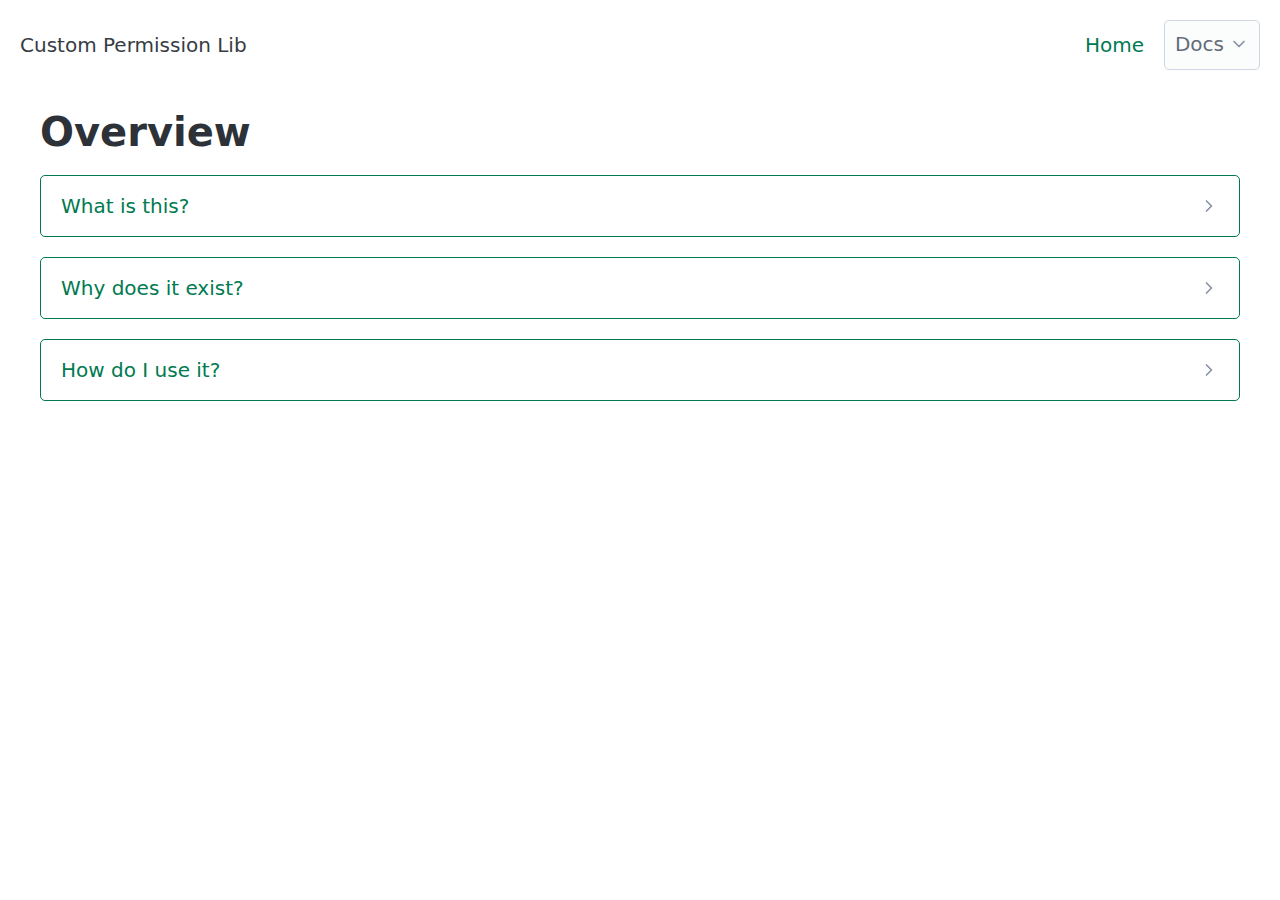
<file: docs/index.html>
<!DOCTYPE html>
<html lang="en">
<head>
	<meta charset="UTF-8">
	<meta name="viewport" content="width=device-width, initial-scale=1.0">
	<link rel="stylesheet" href="css/pico.jade.min.css" />
	<title>Home - Custom Permission Lib</title>
</head>
<body>
	<nav class="container-fluid">
		<ul>
			<li>Custom Permission Lib</li>
		</ul>
		<ul>
			<li><a href="./">Home</a></li>
			<li>
				<details class="dropdown">
					<summary>Docs</summary>
					<ul dir="rtl">
						<li><a href="getting-started.html">Getting Started</a></li>
						<li><a href="types.html">Types</a></li>
					</ul>
				</details>
			</li>
		</ul>
	</nav>
	<main class="container">
		<h1>Overview</h1>
		<details>
			<summary role="button" class="primary outline">What is this?</summary>
			<p>
				This library is intended to be used as a dependency of other Foundry modules
				in order to provide a cleaner permission setup that allows more granular
				control over the permissions on the user's end.
			</p>
		</details>

		<details>
			<summary role="button" class="primary outline">Why does it exist?</summary>
			<p>
				This exists because I wanted a way to make permissions for my modules in
				a way similar to what Foundry allows for it's default permissions, however
				Foundry doesn't allow custom permissions to be added it's handling, so
				I did what I do best... write code for it.
			</p>
		</details>

		<details>
			<summary role="button" class="primary outline">How do I use it?</summary>
			<p>
				For that, you can head over to the <a href="">Getting Started</a> and
				read about it there.
			</p>
		</details>
	</main>
</body>
</html>
</file>
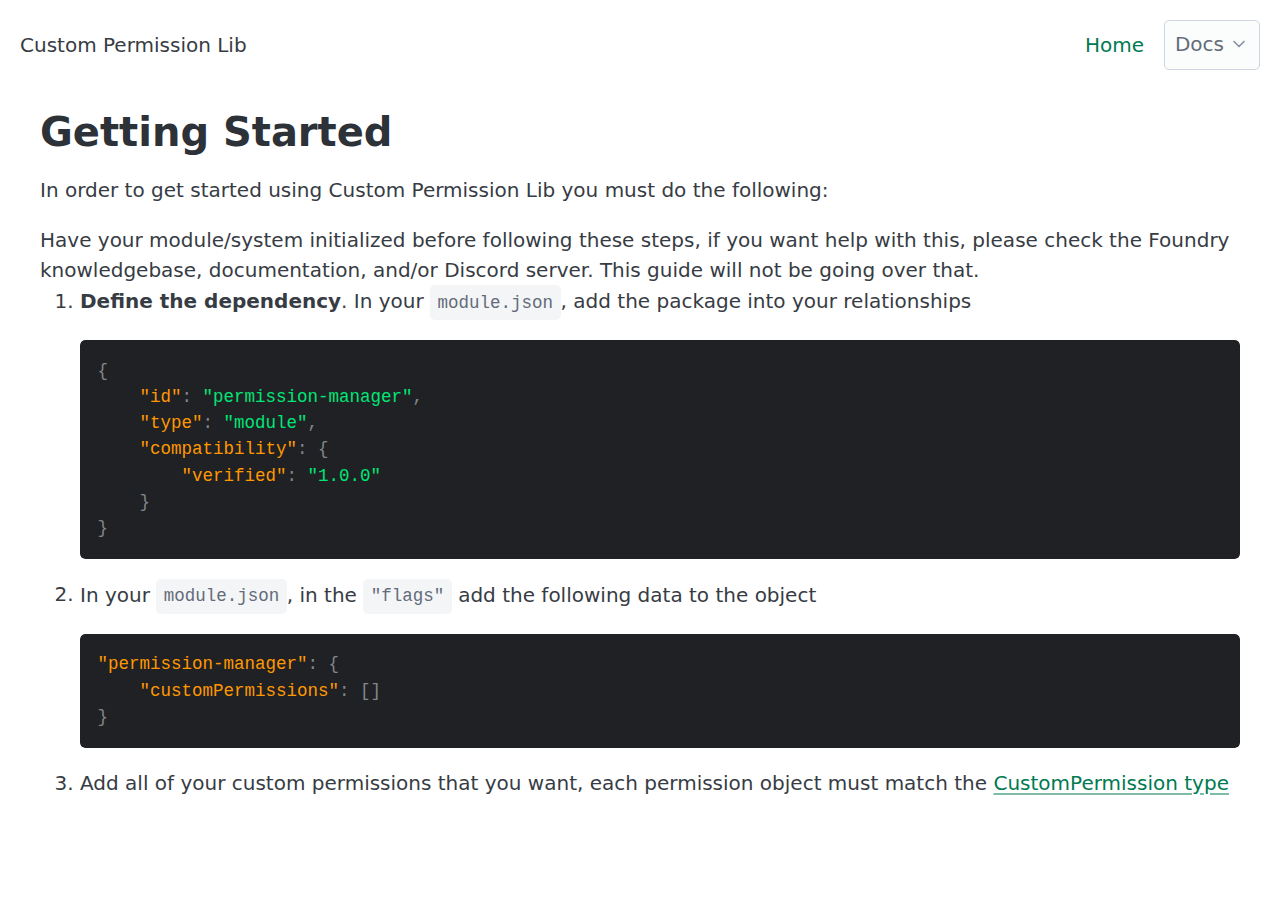
<file: docs/getting-started.html>
<!DOCTYPE html>
<html lang="en">
<head>
	<meta charset="UTF-8">
	<meta name="viewport" content="width=device-width, initial-scale=1.0">
	<link rel="stylesheet" href="css/pico.jade.min.css" />
	<link rel="stylesheet" href="css/highlight.material-vivid.min.css" />
	<script src="./js/highlight.min.js"></script>
	<script>hljs.highlightAll();</script>
	<title>Getting Started - Custom Permission Lib</title>
</head>
<body>
	<nav class="container-fluid">
		<ul>
			<li>Custom Permission Lib</li>
		</ul>
		<ul>
			<li><a href="./">Home</a></li>
			<li>
				<details class="dropdown">
					<summary>Docs</summary>
					<ul dir="rtl">
						<li><a href="getting-started.html">Getting Started</a></li>
						<li><a href="types.html">Types</a></li>
					</ul>
				</details>
			</li>
		</ul>
	</nav>
	<main class="container">
		<h1>Getting Started</h1>
		<p>
			In order to get started using Custom Permission Lib you must do the following:
		</p>
		<aside>
			Have your module/system initialized before following these steps, if you
			want help with this, please check the Foundry knowledgebase, documentation,
			and/or Discord server. This guide will not be going over that.
		</aside>
		<ol>
			<li>
				<p>
					<b>Define the dependency</b>.
					In your <code>module.json</code>, add the package into your
					relationships
				</p>
				<pre><code class="language-json">{
	"id": "permission-manager",
	"type": "module",
	"compatibility": {
		"verified": "1.0.0"
	}
}</code></pre>
			</li>
			<li>
				<p>
					In your <code>module.json</code>, in the <code>"flags"</code>
					add the following data to the object
				</p>
				<pre><code class="language-json">"permission-manager": {
	"customPermissions": []
}</code></pre>
			</li>
			<li>
				<p>
					Add all of your custom permissions that you want, each permission object
					must match the <a href="">CustomPermission type</a>
				</p>
			</li>
		</ol>
	</main>
</body>
</html>
</file>
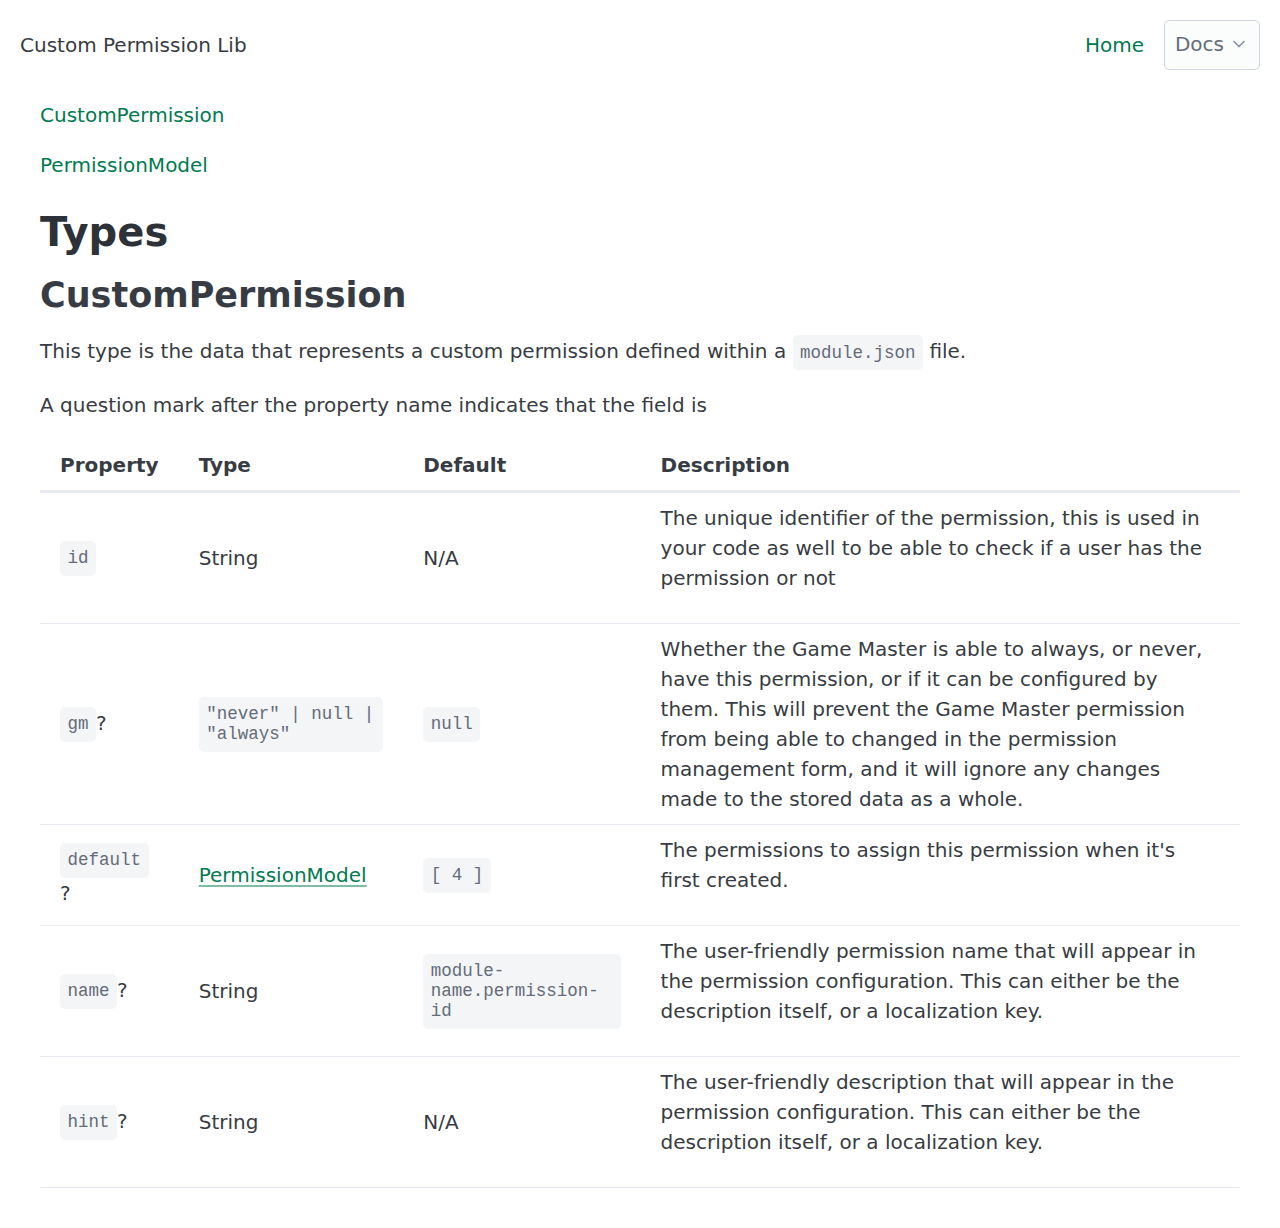
<file: docs/types.html>
<!DOCTYPE html>
<html lang="en">
<head>
	<meta charset="UTF-8">
	<meta name="viewport" content="width=device-width, initial-scale=1.0">
	<link rel="stylesheet" href="css/pico.jade.min.css" />
	<link rel="stylesheet" href="css/highlight.material-vivid.min.css" />
	<script src="./js/highlight.min.js"></script>
	<script>hljs.highlightAll();</script>
	<title>Types - Custom Permission Lib</title>
</head>
<body>
	<nav class="container-fluid">
		<ul>
			<li>Custom Permission Lib</li>
		</ul>
		<ul>
			<li><a href="./">Home</a></li>
			<li>
				<details class="dropdown">
					<summary>Docs</summary>
					<ul dir="rtl">
						<li><a href="getting-started.html">Getting Started</a></li>
						<li><a href="types.html">Types</a></li>
					</ul>
				</details>
			</li>
		</ul>
	</nav>
	<aside>
		<nav class="container">
			<ul>
				<li><a href="#CustomPermission">CustomPermission</a></li>
				<li><a href="#PermissionModel">PermissionModel</a></li>
			</ul>
		</nav>
	</aside>
	<main class="container">
		<h1>Types</h1>

		<h2>CustomPermission</h2>
		<p>
			This type is the data that represents a custom permission defined within
			a <code>module.json</code> file.
		</p>
		<p>
			A question mark after the property name indicates that the field is
		</p>
		<table>
			<thead>
				<tr>
					<td>Property</td>
					<td>Type</td>
					<td>Default</td>
					<td>Description</td>
				</tr>
			</thead>
			<tbody>
				<tr>
					<td><code>id</code></td>
					<td>String</td>
					<td>N/A</td>
					<td>
						<p>
							The unique identifier of the permission, this is used in your code
							as well to be able to check if a user has the permission or not
						</p>
					</td>
				</tr>
				<tr>
					<td><code>gm</code>?</td>
					<td><code>"never" | null | "always"</code></td>
					<td><code>null</code></td>
					<td>
						Whether the Game Master is able to always, or never, have
						this permission, or if it can be configured by them. This
						will prevent the Game Master permission from being
						able to changed in the permission management form, and it
						will ignore any changes made to the stored data as a whole.
					</td>
				</tr>
				<tr>
					<td><code>default</code>?</td>
					<td><a href="">PermissionModel</a></td>
					<td><code>[ 4 ]</code></td>
					<td>
						<p>
							The permissions to assign this permission when it's first created.
						</p>
					</td>
				</tr>
				<tr>
					<td><code>name</code>?</td>
					<td>String</td>
					<td><code>module-name.permission-id</code></td>
					<td>
						<p>
							The user-friendly permission name that will appear in the
							permission configuration. This can either be the
							description itself, or a localization key.
						</p>
					</td>
				</tr>
				<tr>
					<td><code>hint</code>?</td>
					<td>String</td>
					<td>N/A</td>
					<td>
						<p>
							The user-friendly description that will appear in the
							permission configuration. This can either be the
							description itself, or a localization key.
						</p>
					</td>
				</tr>
			</tbody>
		</table>
	</main>
</body>
</html>
</file>
<file: docs/css/pico.jade.min.css>
@charset "UTF-8";/*!
 * Pico CSS ✨ v2.0.6 (https://picocss.com)
 * Copyright 2019-2024 - Licensed under MIT
 */:root{--pico-font-family-emoji:"Apple Color Emoji","Segoe UI Emoji","Segoe UI Symbol","Noto Color Emoji";--pico-font-family-sans-serif:system-ui,"Segoe UI",Roboto,Oxygen,Ubuntu,Cantarell,Helvetica,Arial,"Helvetica Neue",sans-serif,var(--pico-font-family-emoji);--pico-font-family-monospace:ui-monospace,SFMono-Regular,"SF Mono",Menlo,Consolas,"Liberation Mono",monospace,var(--pico-font-family-emoji);--pico-font-family:var(--pico-font-family-sans-serif);--pico-line-height:1.5;--pico-font-weight:400;--pico-font-size:100%;--pico-text-underline-offset:0.1rem;--pico-border-radius:0.25rem;--pico-border-width:0.0625rem;--pico-outline-width:0.125rem;--pico-transition:0.2s ease-in-out;--pico-spacing:1rem;--pico-typography-spacing-vertical:1rem;--pico-block-spacing-vertical:var(--pico-spacing);--pico-block-spacing-horizontal:var(--pico-spacing);--pico-grid-column-gap:var(--pico-spacing);--pico-grid-row-gap:var(--pico-spacing);--pico-form-element-spacing-vertical:0.75rem;--pico-form-element-spacing-horizontal:1rem;--pico-group-box-shadow:0 0 0 rgba(0, 0, 0, 0);--pico-group-box-shadow-focus-with-button:0 0 0 var(--pico-outline-width) var(--pico-primary-focus);--pico-group-box-shadow-focus-with-input:0 0 0 0.0625rem var(--pico-form-element-border-color);--pico-modal-overlay-backdrop-filter:blur(0.375rem);--pico-nav-element-spacing-vertical:1rem;--pico-nav-element-spacing-horizontal:0.5rem;--pico-nav-link-spacing-vertical:0.5rem;--pico-nav-link-spacing-horizontal:0.5rem;--pico-nav-breadcrumb-divider:">";--pico-icon-checkbox:url("data:image/svg+xml,%3Csvg xmlns='http://www.w3.org/2000/svg' width='24' height='24' viewBox='0 0 24 24' fill='none' stroke='rgb(255, 255, 255)' stroke-width='4' stroke-linecap='round' stroke-linejoin='round'%3E%3Cpolyline points='20 6 9 17 4 12'%3E%3C/polyline%3E%3C/svg%3E");--pico-icon-minus:url("data:image/svg+xml,%3Csvg xmlns='http://www.w3.org/2000/svg' width='24' height='24' viewBox='0 0 24 24' fill='none' stroke='rgb(255, 255, 255)' stroke-width='4' stroke-linecap='round' stroke-linejoin='round'%3E%3Cline x1='5' y1='12' x2='19' y2='12'%3E%3C/line%3E%3C/svg%3E");--pico-icon-chevron:url("data:image/svg+xml,%3Csvg xmlns='http://www.w3.org/2000/svg' width='24' height='24' viewBox='0 0 24 24' fill='none' stroke='rgb(136, 145, 164)' stroke-width='2' stroke-linecap='round' stroke-linejoin='round'%3E%3Cpolyline points='6 9 12 15 18 9'%3E%3C/polyline%3E%3C/svg%3E");--pico-icon-date:url("data:image/svg+xml,%3Csvg xmlns='http://www.w3.org/2000/svg' width='24' height='24' viewBox='0 0 24 24' fill='none' stroke='rgb(136, 145, 164)' stroke-width='2' stroke-linecap='round' stroke-linejoin='round'%3E%3Crect x='3' y='4' width='18' height='18' rx='2' ry='2'%3E%3C/rect%3E%3Cline x1='16' y1='2' x2='16' y2='6'%3E%3C/line%3E%3Cline x1='8' y1='2' x2='8' y2='6'%3E%3C/line%3E%3Cline x1='3' y1='10' x2='21' y2='10'%3E%3C/line%3E%3C/svg%3E");--pico-icon-time:url("data:image/svg+xml,%3Csvg xmlns='http://www.w3.org/2000/svg' width='24' height='24' viewBox='0 0 24 24' fill='none' stroke='rgb(136, 145, 164)' stroke-width='2' stroke-linecap='round' stroke-linejoin='round'%3E%3Ccircle cx='12' cy='12' r='10'%3E%3C/circle%3E%3Cpolyline points='12 6 12 12 16 14'%3E%3C/polyline%3E%3C/svg%3E");--pico-icon-search:url("data:image/svg+xml,%3Csvg xmlns='http://www.w3.org/2000/svg' width='24' height='24' viewBox='0 0 24 24' fill='none' stroke='rgb(136, 145, 164)' stroke-width='1.5' stroke-linecap='round' stroke-linejoin='round'%3E%3Ccircle cx='11' cy='11' r='8'%3E%3C/circle%3E%3Cline x1='21' y1='21' x2='16.65' y2='16.65'%3E%3C/line%3E%3C/svg%3E");--pico-icon-close:url("data:image/svg+xml,%3Csvg xmlns='http://www.w3.org/2000/svg' width='24' height='24' viewBox='0 0 24 24' fill='none' stroke='rgb(136, 145, 164)' stroke-width='3' stroke-linecap='round' stroke-linejoin='round'%3E%3Cline x1='18' y1='6' x2='6' y2='18'%3E%3C/line%3E%3Cline x1='6' y1='6' x2='18' y2='18'%3E%3C/line%3E%3C/svg%3E");--pico-icon-loading:url("data:image/svg+xml,%3Csvg fill='none' height='24' width='24' viewBox='0 0 24 24' xmlns='http://www.w3.org/2000/svg' %3E%3Cstyle%3E g %7B animation: rotate 2s linear infinite; transform-origin: center center; %7D circle %7B stroke-dasharray: 75,100; stroke-dashoffset: -5; animation: dash 1.5s ease-in-out infinite; stroke-linecap: round; %7D @keyframes rotate %7B 0%25 %7B transform: rotate(0deg); %7D 100%25 %7B transform: rotate(360deg); %7D %7D @keyframes dash %7B 0%25 %7B stroke-dasharray: 1,100; stroke-dashoffset: 0; %7D 50%25 %7B stroke-dasharray: 44.5,100; stroke-dashoffset: -17.5; %7D 100%25 %7B stroke-dasharray: 44.5,100; stroke-dashoffset: -62; %7D %7D %3C/style%3E%3Cg%3E%3Ccircle cx='12' cy='12' r='10' fill='none' stroke='rgb(136, 145, 164)' stroke-width='4' /%3E%3C/g%3E%3C/svg%3E")}@media (min-width:576px){:root{--pico-font-size:106.25%}}@media (min-width:768px){:root{--pico-font-size:112.5%}}@media (min-width:1024px){:root{--pico-font-size:118.75%}}@media (min-width:1280px){:root{--pico-font-size:125%}}@media (min-width:1536px){:root{--pico-font-size:131.25%}}a{--pico-text-decoration:underline}a.contrast,a.secondary{--pico-text-decoration:underline}small{--pico-font-size:0.875em}h1,h2,h3,h4,h5,h6{--pico-font-weight:700}h1{--pico-font-size:2rem;--pico-line-height:1.125;--pico-typography-spacing-top:3rem}h2{--pico-font-size:1.75rem;--pico-line-height:1.15;--pico-typography-spacing-top:2.625rem}h3{--pico-font-size:1.5rem;--pico-line-height:1.175;--pico-typography-spacing-top:2.25rem}h4{--pico-font-size:1.25rem;--pico-line-height:1.2;--pico-typography-spacing-top:1.874rem}h5{--pico-font-size:1.125rem;--pico-line-height:1.225;--pico-typography-spacing-top:1.6875rem}h6{--pico-font-size:1rem;--pico-line-height:1.25;--pico-typography-spacing-top:1.5rem}tfoot td,tfoot th,thead td,thead th{--pico-font-weight:600;--pico-border-width:0.1875rem}code,kbd,pre,samp{--pico-font-family:var(--pico-font-family-monospace)}kbd{--pico-font-weight:bolder}:where(select,textarea),input:not([type=submit],[type=button],[type=reset],[type=checkbox],[type=radio],[type=file]){--pico-outline-width:0.0625rem}[type=search]{--pico-border-radius:5rem}[type=checkbox],[type=radio]{--pico-border-width:0.125rem}[type=checkbox][role=switch]{--pico-border-width:0.1875rem}details.dropdown summary:not([role=button]){--pico-outline-width:0.0625rem}nav details.dropdown summary:focus-visible{--pico-outline-width:0.125rem}[role=search]{--pico-border-radius:5rem}[role=group]:has(button.secondary:focus,[type=submit].secondary:focus,[type=button].secondary:focus,[role=button].secondary:focus),[role=search]:has(button.secondary:focus,[type=submit].secondary:focus,[type=button].secondary:focus,[role=button].secondary:focus){--pico-group-box-shadow-focus-with-button:0 0 0 var(--pico-outline-width) var(--pico-secondary-focus)}[role=group]:has(button.contrast:focus,[type=submit].contrast:focus,[type=button].contrast:focus,[role=button].contrast:focus),[role=search]:has(button.contrast:focus,[type=submit].contrast:focus,[type=button].contrast:focus,[role=button].contrast:focus){--pico-group-box-shadow-focus-with-button:0 0 0 var(--pico-outline-width) var(--pico-contrast-focus)}[role=group] [role=button],[role=group] [type=button],[role=group] [type=submit],[role=group] button,[role=search] [role=button],[role=search] [type=button],[role=search] [type=submit],[role=search] button{--pico-form-element-spacing-horizontal:2rem}details summary[role=button]:not(.outline)::after{filter:brightness(0) invert(1)}[aria-busy=true]:not(input,select,textarea):is(button,[type=submit],[type=button],[type=reset],[role=button]):not(.outline)::before{filter:brightness(0) invert(1)}:root:not([data-theme=dark]),[data-theme=light]{--pico-background-color:#fff;--pico-color:#373c44;--pico-text-selection-color:rgba(0, 166, 110, 0.25);--pico-muted-color:#646b79;--pico-muted-border-color:#e7eaf0;--pico-primary:#007a50;--pico-primary-background:#007a50;--pico-primary-border:var(--pico-primary-background);--pico-primary-underline:rgba(0, 122, 80, 0.5);--pico-primary-hover:#005f3d;--pico-primary-hover-background:#006d46;--pico-primary-hover-border:var(--pico-primary-hover-background);--pico-primary-hover-underline:var(--pico-primary-hover);--pico-primary-focus:rgba(0, 166, 110, 0.5);--pico-primary-inverse:#fff;--pico-secondary:#5d6b89;--pico-secondary-background:#525f7a;--pico-secondary-border:var(--pico-secondary-background);--pico-secondary-underline:rgba(93, 107, 137, 0.5);--pico-secondary-hover:#48536b;--pico-secondary-hover-background:#48536b;--pico-secondary-hover-border:var(--pico-secondary-hover-background);--pico-secondary-hover-underline:var(--pico-secondary-hover);--pico-secondary-focus:rgba(93, 107, 137, 0.25);--pico-secondary-inverse:#fff;--pico-contrast:#181c25;--pico-contrast-background:#181c25;--pico-contrast-border:var(--pico-contrast-background);--pico-contrast-underline:rgba(24, 28, 37, 0.5);--pico-contrast-hover:#000;--pico-contrast-hover-background:#000;--pico-contrast-hover-border:var(--pico-contrast-hover-background);--pico-contrast-hover-underline:var(--pico-secondary-hover);--pico-contrast-focus:rgba(93, 107, 137, 0.25);--pico-contrast-inverse:#fff;--pico-box-shadow:0.0145rem 0.029rem 0.174rem rgba(129, 145, 181, 0.01698),0.0335rem 0.067rem 0.402rem rgba(129, 145, 181, 0.024),0.0625rem 0.125rem 0.75rem rgba(129, 145, 181, 0.03),0.1125rem 0.225rem 1.35rem rgba(129, 145, 181, 0.036),0.2085rem 0.417rem 2.502rem rgba(129, 145, 181, 0.04302),0.5rem 1rem 6rem rgba(129, 145, 181, 0.06),0 0 0 0.0625rem rgba(129, 145, 181, 0.015);--pico-h1-color:#2d3138;--pico-h2-color:#373c44;--pico-h3-color:#424751;--pico-h4-color:#4d535e;--pico-h5-color:#5c6370;--pico-h6-color:#646b79;--pico-mark-background-color:#fde7c0;--pico-mark-color:#0f1114;--pico-ins-color:#1d6a54;--pico-del-color:#883935;--pico-blockquote-border-color:var(--pico-muted-border-color);--pico-blockquote-footer-color:var(--pico-muted-color);--pico-button-box-shadow:0 0 0 rgba(0, 0, 0, 0);--pico-button-hover-box-shadow:0 0 0 rgba(0, 0, 0, 0);--pico-table-border-color:var(--pico-muted-border-color);--pico-table-row-stripped-background-color:rgba(111, 120, 135, 0.0375);--pico-code-background-color:#f3f5f7;--pico-code-color:#646b79;--pico-code-kbd-background-color:var(--pico-color);--pico-code-kbd-color:var(--pico-background-color);--pico-form-element-background-color:#fbfcfc;--pico-form-element-selected-background-color:#dfe3eb;--pico-form-element-border-color:#cfd5e2;--pico-form-element-color:#23262c;--pico-form-element-placeholder-color:var(--pico-muted-color);--pico-form-element-active-background-color:#fff;--pico-form-element-active-border-color:var(--pico-primary-border);--pico-form-element-focus-color:var(--pico-primary-border);--pico-form-element-disabled-opacity:0.5;--pico-form-element-invalid-border-color:#b86a6b;--pico-form-element-invalid-active-border-color:#c84f48;--pico-form-element-invalid-focus-color:var(--pico-form-element-invalid-active-border-color);--pico-form-element-valid-border-color:#4c9b8a;--pico-form-element-valid-active-border-color:#279977;--pico-form-element-valid-focus-color:var(--pico-form-element-valid-active-border-color);--pico-switch-background-color:#bfc7d9;--pico-switch-checked-background-color:var(--pico-primary-background);--pico-switch-color:#fff;--pico-switch-thumb-box-shadow:0 0 0 rgba(0, 0, 0, 0);--pico-range-border-color:#dfe3eb;--pico-range-active-border-color:#bfc7d9;--pico-range-thumb-border-color:var(--pico-background-color);--pico-range-thumb-color:var(--pico-secondary-background);--pico-range-thumb-active-color:var(--pico-primary-background);--pico-accordion-border-color:var(--pico-muted-border-color);--pico-accordion-active-summary-color:var(--pico-primary-hover);--pico-accordion-close-summary-color:var(--pico-color);--pico-accordion-open-summary-color:var(--pico-muted-color);--pico-card-background-color:var(--pico-background-color);--pico-card-border-color:var(--pico-muted-border-color);--pico-card-box-shadow:var(--pico-box-shadow);--pico-card-sectioning-background-color:#fbfcfc;--pico-dropdown-background-color:#fff;--pico-dropdown-border-color:#eff1f4;--pico-dropdown-box-shadow:var(--pico-box-shadow);--pico-dropdown-color:var(--pico-color);--pico-dropdown-hover-background-color:#eff1f4;--pico-loading-spinner-opacity:0.5;--pico-modal-overlay-background-color:rgba(232, 234, 237, 0.75);--pico-progress-background-color:#dfe3eb;--pico-progress-color:var(--pico-primary-background);--pico-tooltip-background-color:var(--pico-contrast-background);--pico-tooltip-color:var(--pico-contrast-inverse);--pico-icon-valid:url("data:image/svg+xml,%3Csvg xmlns='http://www.w3.org/2000/svg' width='24' height='24' viewBox='0 0 24 24' fill='none' stroke='rgb(76, 155, 138)' stroke-width='2' stroke-linecap='round' stroke-linejoin='round'%3E%3Cpolyline points='20 6 9 17 4 12'%3E%3C/polyline%3E%3C/svg%3E");--pico-icon-invalid:url("data:image/svg+xml,%3Csvg xmlns='http://www.w3.org/2000/svg' width='24' height='24' viewBox='0 0 24 24' fill='none' stroke='rgb(200, 79, 72)' stroke-width='2' stroke-linecap='round' stroke-linejoin='round'%3E%3Ccircle cx='12' cy='12' r='10'%3E%3C/circle%3E%3Cline x1='12' y1='8' x2='12' y2='12'%3E%3C/line%3E%3Cline x1='12' y1='16' x2='12.01' y2='16'%3E%3C/line%3E%3C/svg%3E");color-scheme:light}:root:not([data-theme=dark]) input:is([type=submit],[type=button],[type=reset],[type=checkbox],[type=radio],[type=file]),[data-theme=light] input:is([type=submit],[type=button],[type=reset],[type=checkbox],[type=radio],[type=file]){--pico-form-element-focus-color:var(--pico-primary-focus)}@media only screen and (prefers-color-scheme:dark){:root:not([data-theme]){--pico-background-color:#13171f;--pico-color:#c2c7d0;--pico-text-selection-color:rgba(0, 180, 120, 0.1875);--pico-muted-color:#7b8495;--pico-muted-border-color:#202632;--pico-primary:#00b478;--pico-primary-background:#007a50;--pico-primary-border:var(--pico-primary-background);--pico-primary-underline:rgba(0, 180, 120, 0.5);--pico-primary-hover:#00cc88;--pico-primary-hover-background:#00895a;--pico-primary-hover-border:var(--pico-primary-hover-background);--pico-primary-hover-underline:var(--pico-primary-hover);--pico-primary-focus:rgba(0, 180, 120, 0.375);--pico-primary-inverse:#fff;--pico-secondary:#969eaf;--pico-secondary-background:#525f7a;--pico-secondary-border:var(--pico-secondary-background);--pico-secondary-underline:rgba(150, 158, 175, 0.5);--pico-secondary-hover:#b3b9c5;--pico-secondary-hover-background:#5d6b89;--pico-secondary-hover-border:var(--pico-secondary-hover-background);--pico-secondary-hover-underline:var(--pico-secondary-hover);--pico-secondary-focus:rgba(144, 158, 190, 0.25);--pico-secondary-inverse:#fff;--pico-contrast:#dfe3eb;--pico-contrast-background:#eff1f4;--pico-contrast-border:var(--pico-contrast-background);--pico-contrast-underline:rgba(223, 227, 235, 0.5);--pico-contrast-hover:#fff;--pico-contrast-hover-background:#fff;--pico-contrast-hover-border:var(--pico-contrast-hover-background);--pico-contrast-hover-underline:var(--pico-contrast-hover);--pico-contrast-focus:rgba(207, 213, 226, 0.25);--pico-contrast-inverse:#000;--pico-box-shadow:0.0145rem 0.029rem 0.174rem rgba(7, 9, 12, 0.01698),0.0335rem 0.067rem 0.402rem rgba(7, 9, 12, 0.024),0.0625rem 0.125rem 0.75rem rgba(7, 9, 12, 0.03),0.1125rem 0.225rem 1.35rem rgba(7, 9, 12, 0.036),0.2085rem 0.417rem 2.502rem rgba(7, 9, 12, 0.04302),0.5rem 1rem 6rem rgba(7, 9, 12, 0.06),0 0 0 0.0625rem rgba(7, 9, 12, 0.015);--pico-h1-color:#f0f1f3;--pico-h2-color:#e0e3e7;--pico-h3-color:#c2c7d0;--pico-h4-color:#b3b9c5;--pico-h5-color:#a4acba;--pico-h6-color:#8891a4;--pico-mark-background-color:#014063;--pico-mark-color:#fff;--pico-ins-color:#62af9a;--pico-del-color:#ce7e7b;--pico-blockquote-border-color:var(--pico-muted-border-color);--pico-blockquote-footer-color:var(--pico-muted-color);--pico-button-box-shadow:0 0 0 rgba(0, 0, 0, 0);--pico-button-hover-box-shadow:0 0 0 rgba(0, 0, 0, 0);--pico-table-border-color:var(--pico-muted-border-color);--pico-table-row-stripped-background-color:rgba(111, 120, 135, 0.0375);--pico-code-background-color:#1a1f28;--pico-code-color:#8891a4;--pico-code-kbd-background-color:var(--pico-color);--pico-code-kbd-color:var(--pico-background-color);--pico-form-element-background-color:#1c212c;--pico-form-element-selected-background-color:#2a3140;--pico-form-element-border-color:#2a3140;--pico-form-element-color:#e0e3e7;--pico-form-element-placeholder-color:#8891a4;--pico-form-element-active-background-color:#1a1f28;--pico-form-element-active-border-color:var(--pico-primary-border);--pico-form-element-focus-color:var(--pico-primary-border);--pico-form-element-disabled-opacity:0.5;--pico-form-element-invalid-border-color:#964a50;--pico-form-element-invalid-active-border-color:#b7403b;--pico-form-element-invalid-focus-color:var(--pico-form-element-invalid-active-border-color);--pico-form-element-valid-border-color:#2a7b6f;--pico-form-element-valid-active-border-color:#16896a;--pico-form-element-valid-focus-color:var(--pico-form-element-valid-active-border-color);--pico-switch-background-color:#333c4e;--pico-switch-checked-background-color:var(--pico-primary-background);--pico-switch-color:#fff;--pico-switch-thumb-box-shadow:0 0 0 rgba(0, 0, 0, 0);--pico-range-border-color:#202632;--pico-range-active-border-color:#2a3140;--pico-range-thumb-border-color:var(--pico-background-color);--pico-range-thumb-color:var(--pico-secondary-background);--pico-range-thumb-active-color:var(--pico-primary-background);--pico-accordion-border-color:var(--pico-muted-border-color);--pico-accordion-active-summary-color:var(--pico-primary-hover);--pico-accordion-close-summary-color:var(--pico-color);--pico-accordion-open-summary-color:var(--pico-muted-color);--pico-card-background-color:#181c25;--pico-card-border-color:var(--pico-card-background-color);--pico-card-box-shadow:var(--pico-box-shadow);--pico-card-sectioning-background-color:#1a1f28;--pico-dropdown-background-color:#181c25;--pico-dropdown-border-color:#202632;--pico-dropdown-box-shadow:var(--pico-box-shadow);--pico-dropdown-color:var(--pico-color);--pico-dropdown-hover-background-color:#202632;--pico-loading-spinner-opacity:0.5;--pico-modal-overlay-background-color:rgba(8, 9, 10, 0.75);--pico-progress-background-color:#202632;--pico-progress-color:var(--pico-primary-background);--pico-tooltip-background-color:var(--pico-contrast-background);--pico-tooltip-color:var(--pico-contrast-inverse);--pico-icon-valid:url("data:image/svg+xml,%3Csvg xmlns='http://www.w3.org/2000/svg' width='24' height='24' viewBox='0 0 24 24' fill='none' stroke='rgb(42, 123, 111)' stroke-width='2' stroke-linecap='round' stroke-linejoin='round'%3E%3Cpolyline points='20 6 9 17 4 12'%3E%3C/polyline%3E%3C/svg%3E");--pico-icon-invalid:url("data:image/svg+xml,%3Csvg xmlns='http://www.w3.org/2000/svg' width='24' height='24' viewBox='0 0 24 24' fill='none' stroke='rgb(150, 74, 80)' stroke-width='2' stroke-linecap='round' stroke-linejoin='round'%3E%3Ccircle cx='12' cy='12' r='10'%3E%3C/circle%3E%3Cline x1='12' y1='8' x2='12' y2='12'%3E%3C/line%3E%3Cline x1='12' y1='16' x2='12.01' y2='16'%3E%3C/line%3E%3C/svg%3E");color-scheme:dark}:root:not([data-theme]) input:is([type=submit],[type=button],[type=reset],[type=checkbox],[type=radio],[type=file]){--pico-form-element-focus-color:var(--pico-primary-focus)}:root:not([data-theme]) details summary[role=button].contrast:not(.outline)::after{filter:brightness(0)}:root:not([data-theme]) [aria-busy=true]:not(input,select,textarea).contrast:is(button,[type=submit],[type=button],[type=reset],[role=button]):not(.outline)::before{filter:brightness(0)}}[data-theme=dark]{--pico-background-color:#13171f;--pico-color:#c2c7d0;--pico-text-selection-color:rgba(0, 180, 120, 0.1875);--pico-muted-color:#7b8495;--pico-muted-border-color:#202632;--pico-primary:#00b478;--pico-primary-background:#007a50;--pico-primary-border:var(--pico-primary-background);--pico-primary-underline:rgba(0, 180, 120, 0.5);--pico-primary-hover:#00cc88;--pico-primary-hover-background:#00895a;--pico-primary-hover-border:var(--pico-primary-hover-background);--pico-primary-hover-underline:var(--pico-primary-hover);--pico-primary-focus:rgba(0, 180, 120, 0.375);--pico-primary-inverse:#fff;--pico-secondary:#969eaf;--pico-secondary-background:#525f7a;--pico-secondary-border:var(--pico-secondary-background);--pico-secondary-underline:rgba(150, 158, 175, 0.5);--pico-secondary-hover:#b3b9c5;--pico-secondary-hover-background:#5d6b89;--pico-secondary-hover-border:var(--pico-secondary-hover-background);--pico-secondary-hover-underline:var(--pico-secondary-hover);--pico-secondary-focus:rgba(144, 158, 190, 0.25);--pico-secondary-inverse:#fff;--pico-contrast:#dfe3eb;--pico-contrast-background:#eff1f4;--pico-contrast-border:var(--pico-contrast-background);--pico-contrast-underline:rgba(223, 227, 235, 0.5);--pico-contrast-hover:#fff;--pico-contrast-hover-background:#fff;--pico-contrast-hover-border:var(--pico-contrast-hover-background);--pico-contrast-hover-underline:var(--pico-contrast-hover);--pico-contrast-focus:rgba(207, 213, 226, 0.25);--pico-contrast-inverse:#000;--pico-box-shadow:0.0145rem 0.029rem 0.174rem rgba(7, 9, 12, 0.01698),0.0335rem 0.067rem 0.402rem rgba(7, 9, 12, 0.024),0.0625rem 0.125rem 0.75rem rgba(7, 9, 12, 0.03),0.1125rem 0.225rem 1.35rem rgba(7, 9, 12, 0.036),0.2085rem 0.417rem 2.502rem rgba(7, 9, 12, 0.04302),0.5rem 1rem 6rem rgba(7, 9, 12, 0.06),0 0 0 0.0625rem rgba(7, 9, 12, 0.015);--pico-h1-color:#f0f1f3;--pico-h2-color:#e0e3e7;--pico-h3-color:#c2c7d0;--pico-h4-color:#b3b9c5;--pico-h5-color:#a4acba;--pico-h6-color:#8891a4;--pico-mark-background-color:#014063;--pico-mark-color:#fff;--pico-ins-color:#62af9a;--pico-del-color:#ce7e7b;--pico-blockquote-border-color:var(--pico-muted-border-color);--pico-blockquote-footer-color:var(--pico-muted-color);--pico-button-box-shadow:0 0 0 rgba(0, 0, 0, 0);--pico-button-hover-box-shadow:0 0 0 rgba(0, 0, 0, 0);--pico-table-border-color:var(--pico-muted-border-color);--pico-table-row-stripped-background-color:rgba(111, 120, 135, 0.0375);--pico-code-background-color:#1a1f28;--pico-code-color:#8891a4;--pico-code-kbd-background-color:var(--pico-color);--pico-code-kbd-color:var(--pico-background-color);--pico-form-element-background-color:#1c212c;--pico-form-element-selected-background-color:#2a3140;--pico-form-element-border-color:#2a3140;--pico-form-element-color:#e0e3e7;--pico-form-element-placeholder-color:#8891a4;--pico-form-element-active-background-color:#1a1f28;--pico-form-element-active-border-color:var(--pico-primary-border);--pico-form-element-focus-color:var(--pico-primary-border);--pico-form-element-disabled-opacity:0.5;--pico-form-element-invalid-border-color:#964a50;--pico-form-element-invalid-active-border-color:#b7403b;--pico-form-element-invalid-focus-color:var(--pico-form-element-invalid-active-border-color);--pico-form-element-valid-border-color:#2a7b6f;--pico-form-element-valid-active-border-color:#16896a;--pico-form-element-valid-focus-color:var(--pico-form-element-valid-active-border-color);--pico-switch-background-color:#333c4e;--pico-switch-checked-background-color:var(--pico-primary-background);--pico-switch-color:#fff;--pico-switch-thumb-box-shadow:0 0 0 rgba(0, 0, 0, 0);--pico-range-border-color:#202632;--pico-range-active-border-color:#2a3140;--pico-range-thumb-border-color:var(--pico-background-color);--pico-range-thumb-color:var(--pico-secondary-background);--pico-range-thumb-active-color:var(--pico-primary-background);--pico-accordion-border-color:var(--pico-muted-border-color);--pico-accordion-active-summary-color:var(--pico-primary-hover);--pico-accordion-close-summary-color:var(--pico-color);--pico-accordion-open-summary-color:var(--pico-muted-color);--pico-card-background-color:#181c25;--pico-card-border-color:var(--pico-card-background-color);--pico-card-box-shadow:var(--pico-box-shadow);--pico-card-sectioning-background-color:#1a1f28;--pico-dropdown-background-color:#181c25;--pico-dropdown-border-color:#202632;--pico-dropdown-box-shadow:var(--pico-box-shadow);--pico-dropdown-color:var(--pico-color);--pico-dropdown-hover-background-color:#202632;--pico-loading-spinner-opacity:0.5;--pico-modal-overlay-background-color:rgba(8, 9, 10, 0.75);--pico-progress-background-color:#202632;--pico-progress-color:var(--pico-primary-background);--pico-tooltip-background-color:var(--pico-contrast-background);--pico-tooltip-color:var(--pico-contrast-inverse);--pico-icon-valid:url("data:image/svg+xml,%3Csvg xmlns='http://www.w3.org/2000/svg' width='24' height='24' viewBox='0 0 24 24' fill='none' stroke='rgb(42, 123, 111)' stroke-width='2' stroke-linecap='round' stroke-linejoin='round'%3E%3Cpolyline points='20 6 9 17 4 12'%3E%3C/polyline%3E%3C/svg%3E");--pico-icon-invalid:url("data:image/svg+xml,%3Csvg xmlns='http://www.w3.org/2000/svg' width='24' height='24' viewBox='0 0 24 24' fill='none' stroke='rgb(150, 74, 80)' stroke-width='2' stroke-linecap='round' stroke-linejoin='round'%3E%3Ccircle cx='12' cy='12' r='10'%3E%3C/circle%3E%3Cline x1='12' y1='8' x2='12' y2='12'%3E%3C/line%3E%3Cline x1='12' y1='16' x2='12.01' y2='16'%3E%3C/line%3E%3C/svg%3E");color-scheme:dark}[data-theme=dark] input:is([type=submit],[type=button],[type=reset],[type=checkbox],[type=radio],[type=file]){--pico-form-element-focus-color:var(--pico-primary-focus)}[data-theme=dark] details summary[role=button].contrast:not(.outline)::after{filter:brightness(0)}[data-theme=dark] [aria-busy=true]:not(input,select,textarea).contrast:is(button,[type=submit],[type=button],[type=reset],[role=button]):not(.outline)::before{filter:brightness(0)}[type=checkbox],[type=radio],[type=range],progress{accent-color:var(--pico-primary)}*,::after,::before{box-sizing:border-box;background-repeat:no-repeat}::after,::before{text-decoration:inherit;vertical-align:inherit}:where(:root){-webkit-tap-highlight-color:transparent;-webkit-text-size-adjust:100%;-moz-text-size-adjust:100%;text-size-adjust:100%;background-color:var(--pico-background-color);color:var(--pico-color);font-weight:var(--pico-font-weight);font-size:var(--pico-font-size);line-height:var(--pico-line-height);font-family:var(--pico-font-family);text-underline-offset:var(--pico-text-underline-offset);text-rendering:optimizeLegibility;overflow-wrap:break-word;-moz-tab-size:4;-o-tab-size:4;tab-size:4}body{width:100%;margin:0}main{display:block}body>footer,body>header,body>main{padding-block:var(--pico-block-spacing-vertical)}section{margin-bottom:var(--pico-block-spacing-vertical)}.container,.container-fluid{width:100%;margin-right:auto;margin-left:auto;padding-right:var(--pico-spacing);padding-left:var(--pico-spacing)}@media (min-width:576px){.container{max-width:510px;padding-right:0;padding-left:0}}@media (min-width:768px){.container{max-width:700px}}@media (min-width:1024px){.container{max-width:950px}}@media (min-width:1280px){.container{max-width:1200px}}@media (min-width:1536px){.container{max-width:1450px}}.grid{grid-column-gap:var(--pico-grid-column-gap);grid-row-gap:var(--pico-grid-row-gap);display:grid;grid-template-columns:1fr}@media (min-width:768px){.grid{grid-template-columns:repeat(auto-fit,minmax(0%,1fr))}}.grid>*{min-width:0}.overflow-auto{overflow:auto}b,strong{font-weight:bolder}sub,sup{position:relative;font-size:.75em;line-height:0;vertical-align:baseline}sub{bottom:-.25em}sup{top:-.5em}address,blockquote,dl,ol,p,pre,table,ul{margin-top:0;margin-bottom:var(--pico-typography-spacing-vertical);color:var(--pico-color);font-style:normal;font-weight:var(--pico-font-weight)}h1,h2,h3,h4,h5,h6{margin-top:0;margin-bottom:var(--pico-typography-spacing-vertical);color:var(--pico-color);font-weight:var(--pico-font-weight);font-size:var(--pico-font-size);line-height:var(--pico-line-height);font-family:var(--pico-font-family)}h1{--pico-color:var(--pico-h1-color)}h2{--pico-color:var(--pico-h2-color)}h3{--pico-color:var(--pico-h3-color)}h4{--pico-color:var(--pico-h4-color)}h5{--pico-color:var(--pico-h5-color)}h6{--pico-color:var(--pico-h6-color)}:where(article,address,blockquote,dl,figure,form,ol,p,pre,table,ul)~:is(h1,h2,h3,h4,h5,h6){margin-top:var(--pico-typography-spacing-top)}p{margin-bottom:var(--pico-typography-spacing-vertical)}hgroup{margin-bottom:var(--pico-typography-spacing-vertical)}hgroup>*{margin-top:0;margin-bottom:0}hgroup>:not(:first-child):last-child{--pico-color:var(--pico-muted-color);--pico-font-weight:unset;font-size:1rem}:where(ol,ul) li{margin-bottom:calc(var(--pico-typography-spacing-vertical) * .25)}:where(dl,ol,ul) :where(dl,ol,ul){margin:0;margin-top:calc(var(--pico-typography-spacing-vertical) * .25)}ul li{list-style:square}mark{padding:.125rem .25rem;background-color:var(--pico-mark-background-color);color:var(--pico-mark-color);vertical-align:baseline}blockquote{display:block;margin:var(--pico-typography-spacing-vertical) 0;padding:var(--pico-spacing);border-right:none;border-left:.25rem solid var(--pico-blockquote-border-color);border-inline-start:0.25rem solid var(--pico-blockquote-border-color);border-inline-end:none}blockquote footer{margin-top:calc(var(--pico-typography-spacing-vertical) * .5);color:var(--pico-blockquote-footer-color)}abbr[title]{border-bottom:1px dotted;text-decoration:none;cursor:help}ins{color:var(--pico-ins-color);text-decoration:none}del{color:var(--pico-del-color)}::-moz-selection{background-color:var(--pico-text-selection-color)}::selection{background-color:var(--pico-text-selection-color)}:where(a:not([role=button])),[role=link]{--pico-color:var(--pico-primary);--pico-background-color:transparent;--pico-underline:var(--pico-primary-underline);outline:0;background-color:var(--pico-background-color);color:var(--pico-color);-webkit-text-decoration:var(--pico-text-decoration);text-decoration:var(--pico-text-decoration);text-decoration-color:var(--pico-underline);text-underline-offset:0.125em;transition:background-color var(--pico-transition),color var(--pico-transition),box-shadow var(--pico-transition),-webkit-text-decoration var(--pico-transition);transition:background-color var(--pico-transition),color var(--pico-transition),text-decoration var(--pico-transition),box-shadow var(--pico-transition);transition:background-color var(--pico-transition),color var(--pico-transition),text-decoration var(--pico-transition),box-shadow var(--pico-transition),-webkit-text-decoration var(--pico-transition)}:where(a:not([role=button])):is([aria-current]:not([aria-current=false]),:hover,:active,:focus),[role=link]:is([aria-current]:not([aria-current=false]),:hover,:active,:focus){--pico-color:var(--pico-primary-hover);--pico-underline:var(--pico-primary-hover-underline);--pico-text-decoration:underline}:where(a:not([role=button])):focus-visible,[role=link]:focus-visible{box-shadow:0 0 0 var(--pico-outline-width) var(--pico-primary-focus)}:where(a:not([role=button])).secondary,[role=link].secondary{--pico-color:var(--pico-secondary);--pico-underline:var(--pico-secondary-underline)}:where(a:not([role=button])).secondary:is([aria-current]:not([aria-current=false]),:hover,:active,:focus),[role=link].secondary:is([aria-current]:not([aria-current=false]),:hover,:active,:focus){--pico-color:var(--pico-secondary-hover);--pico-underline:var(--pico-secondary-hover-underline)}:where(a:not([role=button])).contrast,[role=link].contrast{--pico-color:var(--pico-contrast);--pico-underline:var(--pico-contrast-underline)}:where(a:not([role=button])).contrast:is([aria-current]:not([aria-current=false]),:hover,:active,:focus),[role=link].contrast:is([aria-current]:not([aria-current=false]),:hover,:active,:focus){--pico-color:var(--pico-contrast-hover);--pico-underline:var(--pico-contrast-hover-underline)}a[role=button]{display:inline-block}button{margin:0;overflow:visible;font-family:inherit;text-transform:none}[type=button],[type=reset],[type=submit],button{-webkit-appearance:button}[role=button],[type=button],[type=file]::file-selector-button,[type=reset],[type=submit],button{--pico-background-color:var(--pico-primary-background);--pico-border-color:var(--pico-primary-border);--pico-color:var(--pico-primary-inverse);--pico-box-shadow:var(--pico-button-box-shadow, 0 0 0 rgba(0, 0, 0, 0));padding:var(--pico-form-element-spacing-vertical) var(--pico-form-element-spacing-horizontal);border:var(--pico-border-width) solid var(--pico-border-color);border-radius:var(--pico-border-radius);outline:0;background-color:var(--pico-background-color);box-shadow:var(--pico-box-shadow);color:var(--pico-color);font-weight:var(--pico-font-weight);font-size:1rem;line-height:var(--pico-line-height);text-align:center;text-decoration:none;cursor:pointer;-webkit-user-select:none;-moz-user-select:none;user-select:none;transition:background-color var(--pico-transition),border-color var(--pico-transition),color var(--pico-transition),box-shadow var(--pico-transition)}[role=button]:is(:hover,:active,:focus),[role=button]:is([aria-current]:not([aria-current=false])),[type=button]:is(:hover,:active,:focus),[type=button]:is([aria-current]:not([aria-current=false])),[type=file]::file-selector-button:is(:hover,:active,:focus),[type=file]::file-selector-button:is([aria-current]:not([aria-current=false])),[type=reset]:is(:hover,:active,:focus),[type=reset]:is([aria-current]:not([aria-current=false])),[type=submit]:is(:hover,:active,:focus),[type=submit]:is([aria-current]:not([aria-current=false])),button:is(:hover,:active,:focus),button:is([aria-current]:not([aria-current=false])){--pico-background-color:var(--pico-primary-hover-background);--pico-border-color:var(--pico-primary-hover-border);--pico-box-shadow:var(--pico-button-hover-box-shadow, 0 0 0 rgba(0, 0, 0, 0));--pico-color:var(--pico-primary-inverse)}[role=button]:focus,[role=button]:is([aria-current]:not([aria-current=false])):focus,[type=button]:focus,[type=button]:is([aria-current]:not([aria-current=false])):focus,[type=file]::file-selector-button:focus,[type=file]::file-selector-button:is([aria-current]:not([aria-current=false])):focus,[type=reset]:focus,[type=reset]:is([aria-current]:not([aria-current=false])):focus,[type=submit]:focus,[type=submit]:is([aria-current]:not([aria-current=false])):focus,button:focus,button:is([aria-current]:not([aria-current=false])):focus{--pico-box-shadow:var(--pico-button-hover-box-shadow, 0 0 0 rgba(0, 0, 0, 0)),0 0 0 var(--pico-outline-width) var(--pico-primary-focus)}[type=button],[type=reset],[type=submit]{margin-bottom:var(--pico-spacing)}:is(button,[type=submit],[type=button],[role=button]).secondary,[type=file]::file-selector-button,[type=reset]{--pico-background-color:var(--pico-secondary-background);--pico-border-color:var(--pico-secondary-border);--pico-color:var(--pico-secondary-inverse);cursor:pointer}:is(button,[type=submit],[type=button],[role=button]).secondary:is([aria-current]:not([aria-current=false]),:hover,:active,:focus),[type=file]::file-selector-button:is([aria-current]:not([aria-current=false]),:hover,:active,:focus),[type=reset]:is([aria-current]:not([aria-current=false]),:hover,:active,:focus){--pico-background-color:var(--pico-secondary-hover-background);--pico-border-color:var(--pico-secondary-hover-border);--pico-color:var(--pico-secondary-inverse)}:is(button,[type=submit],[type=button],[role=button]).secondary:focus,:is(button,[type=submit],[type=button],[role=button]).secondary:is([aria-current]:not([aria-current=false])):focus,[type=file]::file-selector-button:focus,[type=file]::file-selector-button:is([aria-current]:not([aria-current=false])):focus,[type=reset]:focus,[type=reset]:is([aria-current]:not([aria-current=false])):focus{--pico-box-shadow:var(--pico-button-hover-box-shadow, 0 0 0 rgba(0, 0, 0, 0)),0 0 0 var(--pico-outline-width) var(--pico-secondary-focus)}:is(button,[type=submit],[type=button],[role=button]).contrast{--pico-background-color:var(--pico-contrast-background);--pico-border-color:var(--pico-contrast-border);--pico-color:var(--pico-contrast-inverse)}:is(button,[type=submit],[type=button],[role=button]).contrast:is([aria-current]:not([aria-current=false]),:hover,:active,:focus){--pico-background-color:var(--pico-contrast-hover-background);--pico-border-color:var(--pico-contrast-hover-border);--pico-color:var(--pico-contrast-inverse)}:is(button,[type=submit],[type=button],[role=button]).contrast:focus,:is(button,[type=submit],[type=button],[role=button]).contrast:is([aria-current]:not([aria-current=false])):focus{--pico-box-shadow:var(--pico-button-hover-box-shadow, 0 0 0 rgba(0, 0, 0, 0)),0 0 0 var(--pico-outline-width) var(--pico-contrast-focus)}:is(button,[type=submit],[type=button],[role=button]).outline,[type=reset].outline{--pico-background-color:transparent;--pico-color:var(--pico-primary);--pico-border-color:var(--pico-primary)}:is(button,[type=submit],[type=button],[role=button]).outline:is([aria-current]:not([aria-current=false]),:hover,:active,:focus),[type=reset].outline:is([aria-current]:not([aria-current=false]),:hover,:active,:focus){--pico-background-color:transparent;--pico-color:var(--pico-primary-hover);--pico-border-color:var(--pico-primary-hover)}:is(button,[type=submit],[type=button],[role=button]).outline.secondary,[type=reset].outline{--pico-color:var(--pico-secondary);--pico-border-color:var(--pico-secondary)}:is(button,[type=submit],[type=button],[role=button]).outline.secondary:is([aria-current]:not([aria-current=false]),:hover,:active,:focus),[type=reset].outline:is([aria-current]:not([aria-current=false]),:hover,:active,:focus){--pico-color:var(--pico-secondary-hover);--pico-border-color:var(--pico-secondary-hover)}:is(button,[type=submit],[type=button],[role=button]).outline.contrast{--pico-color:var(--pico-contrast);--pico-border-color:var(--pico-contrast)}:is(button,[type=submit],[type=button],[role=button]).outline.contrast:is([aria-current]:not([aria-current=false]),:hover,:active,:focus){--pico-color:var(--pico-contrast-hover);--pico-border-color:var(--pico-contrast-hover)}:where(button,[type=submit],[type=reset],[type=button],[role=button])[disabled],:where(fieldset[disabled]) :is(button,[type=submit],[type=button],[type=reset],[role=button]){opacity:.5;pointer-events:none}:where(table){width:100%;border-collapse:collapse;border-spacing:0;text-indent:0}td,th{padding:calc(var(--pico-spacing)/ 2) var(--pico-spacing);border-bottom:var(--pico-border-width) solid var(--pico-table-border-color);background-color:var(--pico-background-color);color:var(--pico-color);font-weight:var(--pico-font-weight);text-align:left;text-align:start}tfoot td,tfoot th{border-top:var(--pico-border-width) solid var(--pico-table-border-color);border-bottom:0}table.striped tbody tr:nth-child(odd) td,table.striped tbody tr:nth-child(odd) th{background-color:var(--pico-table-row-stripped-background-color)}:where(audio,canvas,iframe,img,svg,video){vertical-align:middle}audio,video{display:inline-block}audio:not([controls]){display:none;height:0}:where(iframe){border-style:none}img{max-width:100%;height:auto;border-style:none}:where(svg:not([fill])){fill:currentColor}svg:not(:root){overflow:hidden}code,kbd,pre,samp{font-size:.875em;font-family:var(--pico-font-family)}pre code{font-size:inherit;font-family:inherit}pre{-ms-overflow-style:scrollbar;overflow:auto}code,kbd,pre{border-radius:var(--pico-border-radius);background:var(--pico-code-background-color);color:var(--pico-code-color);font-weight:var(--pico-font-weight);line-height:initial}code,kbd{display:inline-block;padding:.375rem}pre{display:block;margin-bottom:var(--pico-spacing);overflow-x:auto}pre>code{display:block;padding:var(--pico-spacing);background:0 0;line-height:var(--pico-line-height)}kbd{background-color:var(--pico-code-kbd-background-color);color:var(--pico-code-kbd-color);vertical-align:baseline}figure{display:block;margin:0;padding:0}figure figcaption{padding:calc(var(--pico-spacing) * .5) 0;color:var(--pico-muted-color)}hr{height:0;margin:var(--pico-typography-spacing-vertical) 0;border:0;border-top:1px solid var(--pico-muted-border-color);color:inherit}[hidden],template{display:none!important}canvas{display:inline-block}input,optgroup,select,textarea{margin:0;font-size:1rem;line-height:var(--pico-line-height);font-family:inherit;letter-spacing:inherit}input{overflow:visible}select{text-transform:none}legend{max-width:100%;padding:0;color:inherit;white-space:normal}textarea{overflow:auto}[type=checkbox],[type=radio]{padding:0}::-webkit-inner-spin-button,::-webkit-outer-spin-button{height:auto}[type=search]{-webkit-appearance:textfield;outline-offset:-2px}[type=search]::-webkit-search-decoration{-webkit-appearance:none}::-webkit-file-upload-button{-webkit-appearance:button;font:inherit}::-moz-focus-inner{padding:0;border-style:none}:-moz-focusring{outline:0}:-moz-ui-invalid{box-shadow:none}::-ms-expand{display:none}[type=file],[type=range]{padding:0;border-width:0}input:not([type=checkbox],[type=radio],[type=range]){height:calc(1rem * var(--pico-line-height) + var(--pico-form-element-spacing-vertical) * 2 + var(--pico-border-width) * 2)}fieldset{width:100%;margin:0;margin-bottom:var(--pico-spacing);padding:0;border:0}fieldset legend,label{display:block;margin-bottom:calc(var(--pico-spacing) * .375);color:var(--pico-color);font-weight:var(--pico-form-label-font-weight,var(--pico-font-weight))}fieldset legend{margin-bottom:calc(var(--pico-spacing) * .5)}button[type=submit],input:not([type=checkbox],[type=radio]),select,textarea{width:100%}input:not([type=checkbox],[type=radio],[type=range],[type=file]),select,textarea{-webkit-appearance:none;-moz-appearance:none;appearance:none;padding:var(--pico-form-element-spacing-vertical) var(--pico-form-element-spacing-horizontal)}input,select,textarea{--pico-background-color:var(--pico-form-element-background-color);--pico-border-color:var(--pico-form-element-border-color);--pico-color:var(--pico-form-element-color);--pico-box-shadow:none;border:var(--pico-border-width) solid var(--pico-border-color);border-radius:var(--pico-border-radius);outline:0;background-color:var(--pico-background-color);box-shadow:var(--pico-box-shadow);color:var(--pico-color);font-weight:var(--pico-font-weight);transition:background-color var(--pico-transition),border-color var(--pico-transition),color var(--pico-transition),box-shadow var(--pico-transition)}:where(select,textarea):not([readonly]):is(:active,:focus),input:not([type=submit],[type=button],[type=reset],[type=checkbox],[type=radio],[readonly]):is(:active,:focus){--pico-background-color:var(--pico-form-element-active-background-color)}:where(select,textarea):not([readonly]):is(:active,:focus),input:not([type=submit],[type=button],[type=reset],[role=switch],[readonly]):is(:active,:focus){--pico-border-color:var(--pico-form-element-active-border-color)}:where(select,textarea):not([readonly]):focus,input:not([type=submit],[type=button],[type=reset],[type=range],[type=file],[readonly]):focus{--pico-box-shadow:0 0 0 var(--pico-outline-width) var(--pico-form-element-focus-color)}:where(fieldset[disabled]) :is(input:not([type=submit],[type=button],[type=reset]),select,textarea),input:not([type=submit],[type=button],[type=reset])[disabled],label[aria-disabled=true],select[disabled],textarea[disabled]{opacity:var(--pico-form-element-disabled-opacity);pointer-events:none}label[aria-disabled=true] input[disabled]{opacity:1}:where(input,select,textarea):not([type=checkbox],[type=radio],[type=date],[type=datetime-local],[type=month],[type=time],[type=week],[type=range])[aria-invalid]{padding-right:calc(var(--pico-form-element-spacing-horizontal) + 1.5rem)!important;padding-left:var(--pico-form-element-spacing-horizontal);padding-inline-start:var(--pico-form-element-spacing-horizontal)!important;padding-inline-end:calc(var(--pico-form-element-spacing-horizontal) + 1.5rem)!important;background-position:center right .75rem;background-size:1rem auto;background-repeat:no-repeat}:where(input,select,textarea):not([type=checkbox],[type=radio],[type=date],[type=datetime-local],[type=month],[type=time],[type=week],[type=range])[aria-invalid=false]:not(select){background-image:var(--pico-icon-valid)}:where(input,select,textarea):not([type=checkbox],[type=radio],[type=date],[type=datetime-local],[type=month],[type=time],[type=week],[type=range])[aria-invalid=true]:not(select){background-image:var(--pico-icon-invalid)}:where(input,select,textarea)[aria-invalid=false]{--pico-border-color:var(--pico-form-element-valid-border-color)}:where(input,select,textarea)[aria-invalid=false]:is(:active,:focus){--pico-border-color:var(--pico-form-element-valid-active-border-color)!important}:where(input,select,textarea)[aria-invalid=false]:is(:active,:focus):not([type=checkbox],[type=radio]){--pico-box-shadow:0 0 0 var(--pico-outline-width) var(--pico-form-element-valid-focus-color)!important}:where(input,select,textarea)[aria-invalid=true]{--pico-border-color:var(--pico-form-element-invalid-border-color)}:where(input,select,textarea)[aria-invalid=true]:is(:active,:focus){--pico-border-color:var(--pico-form-element-invalid-active-border-color)!important}:where(input,select,textarea)[aria-invalid=true]:is(:active,:focus):not([type=checkbox],[type=radio]){--pico-box-shadow:0 0 0 var(--pico-outline-width) var(--pico-form-element-invalid-focus-color)!important}[dir=rtl] :where(input,select,textarea):not([type=checkbox],[type=radio]):is([aria-invalid],[aria-invalid=true],[aria-invalid=false]){background-position:center left .75rem}input::-webkit-input-placeholder,input::placeholder,select:invalid,textarea::-webkit-input-placeholder,textarea::placeholder{color:var(--pico-form-element-placeholder-color);opacity:1}input:not([type=checkbox],[type=radio]),select,textarea{margin-bottom:var(--pico-spacing)}select::-ms-expand{border:0;background-color:transparent}select:not([multiple],[size]){padding-right:calc(var(--pico-form-element-spacing-horizontal) + 1.5rem);padding-left:var(--pico-form-element-spacing-horizontal);padding-inline-start:var(--pico-form-element-spacing-horizontal);padding-inline-end:calc(var(--pico-form-element-spacing-horizontal) + 1.5rem);background-image:var(--pico-icon-chevron);background-position:center right .75rem;background-size:1rem auto;background-repeat:no-repeat}select[multiple] option:checked{background:var(--pico-form-element-selected-background-color);color:var(--pico-form-element-color)}[dir=rtl] select:not([multiple],[size]){background-position:center left .75rem}textarea{display:block;resize:vertical}textarea[aria-invalid]{--pico-icon-height:calc(1rem * var(--pico-line-height) + var(--pico-form-element-spacing-vertical) * 2 + var(--pico-border-width) * 2);background-position:top right .75rem!important;background-size:1rem var(--pico-icon-height)!important}:where(input,select,textarea,fieldset,.grid)+small{display:block;width:100%;margin-top:calc(var(--pico-spacing) * -.75);margin-bottom:var(--pico-spacing);color:var(--pico-muted-color)}:where(input,select,textarea,fieldset,.grid)[aria-invalid=false]+small{color:var(--pico-ins-color)}:where(input,select,textarea,fieldset,.grid)[aria-invalid=true]+small{color:var(--pico-del-color)}label>:where(input,select,textarea){margin-top:calc(var(--pico-spacing) * .25)}label:has([type=checkbox],[type=radio]){width:-moz-fit-content;width:fit-content;cursor:pointer}[type=checkbox],[type=radio]{-webkit-appearance:none;-moz-appearance:none;appearance:none;width:1.25em;height:1.25em;margin-top:-.125em;margin-inline-end:.5em;border-width:var(--pico-border-width);vertical-align:middle;cursor:pointer}[type=checkbox]::-ms-check,[type=radio]::-ms-check{display:none}[type=checkbox]:checked,[type=checkbox]:checked:active,[type=checkbox]:checked:focus,[type=radio]:checked,[type=radio]:checked:active,[type=radio]:checked:focus{--pico-background-color:var(--pico-primary-background);--pico-border-color:var(--pico-primary-border);background-image:var(--pico-icon-checkbox);background-position:center;background-size:.75em auto;background-repeat:no-repeat}[type=checkbox]~label,[type=radio]~label{display:inline-block;margin-bottom:0;cursor:pointer}[type=checkbox]~label:not(:last-of-type),[type=radio]~label:not(:last-of-type){margin-inline-end:1em}[type=checkbox]:indeterminate{--pico-background-color:var(--pico-primary-background);--pico-border-color:var(--pico-primary-border);background-image:var(--pico-icon-minus);background-position:center;background-size:.75em auto;background-repeat:no-repeat}[type=radio]{border-radius:50%}[type=radio]:checked,[type=radio]:checked:active,[type=radio]:checked:focus{--pico-background-color:var(--pico-primary-inverse);border-width:.35em;background-image:none}[type=checkbox][role=switch]{--pico-background-color:var(--pico-switch-background-color);--pico-color:var(--pico-switch-color);width:2.25em;height:1.25em;border:var(--pico-border-width) solid var(--pico-border-color);border-radius:1.25em;background-color:var(--pico-background-color);line-height:1.25em}[type=checkbox][role=switch]:not([aria-invalid]){--pico-border-color:var(--pico-switch-background-color)}[type=checkbox][role=switch]:before{display:block;aspect-ratio:1;height:100%;border-radius:50%;background-color:var(--pico-color);box-shadow:var(--pico-switch-thumb-box-shadow);content:"";transition:margin .1s ease-in-out}[type=checkbox][role=switch]:focus{--pico-background-color:var(--pico-switch-background-color);--pico-border-color:var(--pico-switch-background-color)}[type=checkbox][role=switch]:checked{--pico-background-color:var(--pico-switch-checked-background-color);--pico-border-color:var(--pico-switch-checked-background-color);background-image:none}[type=checkbox][role=switch]:checked::before{margin-inline-start:calc(2.25em - 1.25em)}[type=checkbox][role=switch][disabled]{--pico-background-color:var(--pico-border-color)}[type=checkbox][aria-invalid=false]:checked,[type=checkbox][aria-invalid=false]:checked:active,[type=checkbox][aria-invalid=false]:checked:focus,[type=checkbox][role=switch][aria-invalid=false]:checked,[type=checkbox][role=switch][aria-invalid=false]:checked:active,[type=checkbox][role=switch][aria-invalid=false]:checked:focus{--pico-background-color:var(--pico-form-element-valid-border-color)}[type=checkbox]:checked:active[aria-invalid=true],[type=checkbox]:checked:focus[aria-invalid=true],[type=checkbox]:checked[aria-invalid=true],[type=checkbox][role=switch]:checked:active[aria-invalid=true],[type=checkbox][role=switch]:checked:focus[aria-invalid=true],[type=checkbox][role=switch]:checked[aria-invalid=true]{--pico-background-color:var(--pico-form-element-invalid-border-color)}[type=checkbox][aria-invalid=false]:checked,[type=checkbox][aria-invalid=false]:checked:active,[type=checkbox][aria-invalid=false]:checked:focus,[type=checkbox][role=switch][aria-invalid=false]:checked,[type=checkbox][role=switch][aria-invalid=false]:checked:active,[type=checkbox][role=switch][aria-invalid=false]:checked:focus,[type=radio][aria-invalid=false]:checked,[type=radio][aria-invalid=false]:checked:active,[type=radio][aria-invalid=false]:checked:focus{--pico-border-color:var(--pico-form-element-valid-border-color)}[type=checkbox]:checked:active[aria-invalid=true],[type=checkbox]:checked:focus[aria-invalid=true],[type=checkbox]:checked[aria-invalid=true],[type=checkbox][role=switch]:checked:active[aria-invalid=true],[type=checkbox][role=switch]:checked:focus[aria-invalid=true],[type=checkbox][role=switch]:checked[aria-invalid=true],[type=radio]:checked:active[aria-invalid=true],[type=radio]:checked:focus[aria-invalid=true],[type=radio]:checked[aria-invalid=true]{--pico-border-color:var(--pico-form-element-invalid-border-color)}[type=color]::-webkit-color-swatch-wrapper{padding:0}[type=color]::-moz-focus-inner{padding:0}[type=color]::-webkit-color-swatch{border:0;border-radius:calc(var(--pico-border-radius) * .5)}[type=color]::-moz-color-swatch{border:0;border-radius:calc(var(--pico-border-radius) * .5)}input:not([type=checkbox],[type=radio],[type=range],[type=file]):is([type=date],[type=datetime-local],[type=month],[type=time],[type=week]){--pico-icon-position:0.75rem;--pico-icon-width:1rem;padding-right:calc(var(--pico-icon-width) + var(--pico-icon-position));background-image:var(--pico-icon-date);background-position:center right var(--pico-icon-position);background-size:var(--pico-icon-width) auto;background-repeat:no-repeat}input:not([type=checkbox],[type=radio],[type=range],[type=file])[type=time]{background-image:var(--pico-icon-time)}[type=date]::-webkit-calendar-picker-indicator,[type=datetime-local]::-webkit-calendar-picker-indicator,[type=month]::-webkit-calendar-picker-indicator,[type=time]::-webkit-calendar-picker-indicator,[type=week]::-webkit-calendar-picker-indicator{width:var(--pico-icon-width);margin-right:calc(var(--pico-icon-width) * -1);margin-left:var(--pico-icon-position);opacity:0}@-moz-document url-prefix(){[type=date],[type=datetime-local],[type=month],[type=time],[type=week]{padding-right:var(--pico-form-element-spacing-horizontal)!important;background-image:none!important}}[dir=rtl] :is([type=date],[type=datetime-local],[type=month],[type=time],[type=week]){text-align:right}[type=file]{--pico-color:var(--pico-muted-color);margin-left:calc(var(--pico-outline-width) * -1);padding:calc(var(--pico-form-element-spacing-vertical) * .5) 0;padding-left:var(--pico-outline-width);border:0;border-radius:0;background:0 0}[type=file]::file-selector-button{margin-right:calc(var(--pico-spacing)/ 2);padding:calc(var(--pico-form-element-spacing-vertical) * .5) var(--pico-form-element-spacing-horizontal)}[type=file]:is(:hover,:active,:focus)::file-selector-button{--pico-background-color:var(--pico-secondary-hover-background);--pico-border-color:var(--pico-secondary-hover-border)}[type=file]:focus::file-selector-button{--pico-box-shadow:var(--pico-button-hover-box-shadow, 0 0 0 rgba(0, 0, 0, 0)),0 0 0 var(--pico-outline-width) var(--pico-secondary-focus)}[type=range]{-webkit-appearance:none;-moz-appearance:none;appearance:none;width:100%;height:1.25rem;background:0 0}[type=range]::-webkit-slider-runnable-track{width:100%;height:.375rem;border-radius:var(--pico-border-radius);background-color:var(--pico-range-border-color);-webkit-transition:background-color var(--pico-transition),box-shadow var(--pico-transition);transition:background-color var(--pico-transition),box-shadow var(--pico-transition)}[type=range]::-moz-range-track{width:100%;height:.375rem;border-radius:var(--pico-border-radius);background-color:var(--pico-range-border-color);-moz-transition:background-color var(--pico-transition),box-shadow var(--pico-transition);transition:background-color var(--pico-transition),box-shadow var(--pico-transition)}[type=range]::-ms-track{width:100%;height:.375rem;border-radius:var(--pico-border-radius);background-color:var(--pico-range-border-color);-ms-transition:background-color var(--pico-transition),box-shadow var(--pico-transition);transition:background-color var(--pico-transition),box-shadow var(--pico-transition)}[type=range]::-webkit-slider-thumb{-webkit-appearance:none;width:1.25rem;height:1.25rem;margin-top:-.4375rem;border:2px solid var(--pico-range-thumb-border-color);border-radius:50%;background-color:var(--pico-range-thumb-color);cursor:pointer;-webkit-transition:background-color var(--pico-transition),transform var(--pico-transition);transition:background-color var(--pico-transition),transform var(--pico-transition)}[type=range]::-moz-range-thumb{-webkit-appearance:none;width:1.25rem;height:1.25rem;margin-top:-.4375rem;border:2px solid var(--pico-range-thumb-border-color);border-radius:50%;background-color:var(--pico-range-thumb-color);cursor:pointer;-moz-transition:background-color var(--pico-transition),transform var(--pico-transition);transition:background-color var(--pico-transition),transform var(--pico-transition)}[type=range]::-ms-thumb{-webkit-appearance:none;width:1.25rem;height:1.25rem;margin-top:-.4375rem;border:2px solid var(--pico-range-thumb-border-color);border-radius:50%;background-color:var(--pico-range-thumb-color);cursor:pointer;-ms-transition:background-color var(--pico-transition),transform var(--pico-transition);transition:background-color var(--pico-transition),transform var(--pico-transition)}[type=range]:active,[type=range]:focus-within{--pico-range-border-color:var(--pico-range-active-border-color);--pico-range-thumb-color:var(--pico-range-thumb-active-color)}[type=range]:active::-webkit-slider-thumb{transform:scale(1.25)}[type=range]:active::-moz-range-thumb{transform:scale(1.25)}[type=range]:active::-ms-thumb{transform:scale(1.25)}input:not([type=checkbox],[type=radio],[type=range],[type=file])[type=search]{padding-inline-start:calc(var(--pico-form-element-spacing-horizontal) + 1.75rem);background-image:var(--pico-icon-search);background-position:center left calc(var(--pico-form-element-spacing-horizontal) + .125rem);background-size:1rem auto;background-repeat:no-repeat}input:not([type=checkbox],[type=radio],[type=range],[type=file])[type=search][aria-invalid]{padding-inline-start:calc(var(--pico-form-element-spacing-horizontal) + 1.75rem)!important;background-position:center left 1.125rem,center right .75rem}input:not([type=checkbox],[type=radio],[type=range],[type=file])[type=search][aria-invalid=false]{background-image:var(--pico-icon-search),var(--pico-icon-valid)}input:not([type=checkbox],[type=radio],[type=range],[type=file])[type=search][aria-invalid=true]{background-image:var(--pico-icon-search),var(--pico-icon-invalid)}[dir=rtl] :where(input):not([type=checkbox],[type=radio],[type=range],[type=file])[type=search]{background-position:center right 1.125rem}[dir=rtl] :where(input):not([type=checkbox],[type=radio],[type=range],[type=file])[type=search][aria-invalid]{background-position:center right 1.125rem,center left .75rem}details{display:block;margin-bottom:var(--pico-spacing)}details summary{line-height:1rem;list-style-type:none;cursor:pointer;transition:color var(--pico-transition)}details summary:not([role]){color:var(--pico-accordion-close-summary-color)}details summary::-webkit-details-marker{display:none}details summary::marker{display:none}details summary::-moz-list-bullet{list-style-type:none}details summary::after{display:block;width:1rem;height:1rem;margin-inline-start:calc(var(--pico-spacing,1rem) * .5);float:right;transform:rotate(-90deg);background-image:var(--pico-icon-chevron);background-position:right center;background-size:1rem auto;background-repeat:no-repeat;content:"";transition:transform var(--pico-transition)}details summary:focus{outline:0}details summary:focus:not([role]){color:var(--pico-accordion-active-summary-color)}details summary:focus-visible:not([role]){outline:var(--pico-outline-width) solid var(--pico-primary-focus);outline-offset:calc(var(--pico-spacing,1rem) * 0.5);color:var(--pico-primary)}details summary[role=button]{width:100%;text-align:left}details summary[role=button]::after{height:calc(1rem * var(--pico-line-height,1.5))}details[open]>summary{margin-bottom:var(--pico-spacing)}details[open]>summary:not([role]):not(:focus){color:var(--pico-accordion-open-summary-color)}details[open]>summary::after{transform:rotate(0)}[dir=rtl] details summary{text-align:right}[dir=rtl] details summary::after{float:left;background-position:left center}article{margin-bottom:var(--pico-block-spacing-vertical);padding:var(--pico-block-spacing-vertical) var(--pico-block-spacing-horizontal);border-radius:var(--pico-border-radius);background:var(--pico-card-background-color);box-shadow:var(--pico-card-box-shadow)}article>footer,article>header{margin-right:calc(var(--pico-block-spacing-horizontal) * -1);margin-left:calc(var(--pico-block-spacing-horizontal) * -1);padding:calc(var(--pico-block-spacing-vertical) * .66) var(--pico-block-spacing-horizontal);background-color:var(--pico-card-sectioning-background-color)}article>header{margin-top:calc(var(--pico-block-spacing-vertical) * -1);margin-bottom:var(--pico-block-spacing-vertical);border-bottom:var(--pico-border-width) solid var(--pico-card-border-color);border-top-right-radius:var(--pico-border-radius);border-top-left-radius:var(--pico-border-radius)}article>footer{margin-top:var(--pico-block-spacing-vertical);margin-bottom:calc(var(--pico-block-spacing-vertical) * -1);border-top:var(--pico-border-width) solid var(--pico-card-border-color);border-bottom-right-radius:var(--pico-border-radius);border-bottom-left-radius:var(--pico-border-radius)}details.dropdown{position:relative;border-bottom:none}details.dropdown summary::after,details.dropdown>a::after,details.dropdown>button::after{display:block;width:1rem;height:calc(1rem * var(--pico-line-height,1.5));margin-inline-start:.25rem;float:right;transform:rotate(0) translateX(.2rem);background-image:var(--pico-icon-chevron);background-position:right center;background-size:1rem auto;background-repeat:no-repeat;content:""}nav details.dropdown{margin-bottom:0}details.dropdown summary:not([role]){height:calc(1rem * var(--pico-line-height) + var(--pico-form-element-spacing-vertical) * 2 + var(--pico-border-width) * 2);padding:var(--pico-form-element-spacing-vertical) var(--pico-form-element-spacing-horizontal);border:var(--pico-border-width) solid var(--pico-form-element-border-color);border-radius:var(--pico-border-radius);background-color:var(--pico-form-element-background-color);color:var(--pico-form-element-placeholder-color);line-height:inherit;cursor:pointer;-webkit-user-select:none;-moz-user-select:none;user-select:none;transition:background-color var(--pico-transition),border-color var(--pico-transition),color var(--pico-transition),box-shadow var(--pico-transition)}details.dropdown summary:not([role]):active,details.dropdown summary:not([role]):focus{border-color:var(--pico-form-element-active-border-color);background-color:var(--pico-form-element-active-background-color)}details.dropdown summary:not([role]):focus{box-shadow:0 0 0 var(--pico-outline-width) var(--pico-form-element-focus-color)}details.dropdown summary:not([role]):focus-visible{outline:0}details.dropdown summary:not([role])[aria-invalid=false]{--pico-form-element-border-color:var(--pico-form-element-valid-border-color);--pico-form-element-active-border-color:var(--pico-form-element-valid-focus-color);--pico-form-element-focus-color:var(--pico-form-element-valid-focus-color)}details.dropdown summary:not([role])[aria-invalid=true]{--pico-form-element-border-color:var(--pico-form-element-invalid-border-color);--pico-form-element-active-border-color:var(--pico-form-element-invalid-focus-color);--pico-form-element-focus-color:var(--pico-form-element-invalid-focus-color)}nav details.dropdown{display:inline;margin:calc(var(--pico-nav-element-spacing-vertical) * -1) 0}nav details.dropdown summary::after{transform:rotate(0) translateX(0)}nav details.dropdown summary:not([role]){height:calc(1rem * var(--pico-line-height) + var(--pico-nav-link-spacing-vertical) * 2);padding:calc(var(--pico-nav-link-spacing-vertical) - var(--pico-border-width) * 2) var(--pico-nav-link-spacing-horizontal)}nav details.dropdown summary:not([role]):focus-visible{box-shadow:0 0 0 var(--pico-outline-width) var(--pico-primary-focus)}details.dropdown summary+ul{display:flex;z-index:99;position:absolute;left:0;flex-direction:column;width:100%;min-width:-moz-fit-content;min-width:fit-content;margin:0;margin-top:var(--pico-outline-width);padding:0;border:var(--pico-border-width) solid var(--pico-dropdown-border-color);border-radius:var(--pico-border-radius);background-color:var(--pico-dropdown-background-color);box-shadow:var(--pico-dropdown-box-shadow);color:var(--pico-dropdown-color);white-space:nowrap;opacity:0;transition:opacity var(--pico-transition),transform 0s ease-in-out 1s}details.dropdown summary+ul[dir=rtl]{right:0;left:auto}details.dropdown summary+ul li{width:100%;margin-bottom:0;padding:calc(var(--pico-form-element-spacing-vertical) * .5) var(--pico-form-element-spacing-horizontal);list-style:none}details.dropdown summary+ul li:first-of-type{margin-top:calc(var(--pico-form-element-spacing-vertical) * .5)}details.dropdown summary+ul li:last-of-type{margin-bottom:calc(var(--pico-form-element-spacing-vertical) * .5)}details.dropdown summary+ul li a{display:block;margin:calc(var(--pico-form-element-spacing-vertical) * -.5) calc(var(--pico-form-element-spacing-horizontal) * -1);padding:calc(var(--pico-form-element-spacing-vertical) * .5) var(--pico-form-element-spacing-horizontal);overflow:hidden;border-radius:0;color:var(--pico-dropdown-color);text-decoration:none;text-overflow:ellipsis}details.dropdown summary+ul li a:active,details.dropdown summary+ul li a:focus,details.dropdown summary+ul li a:focus-visible,details.dropdown summary+ul li a:hover,details.dropdown summary+ul li a[aria-current]:not([aria-current=false]){background-color:var(--pico-dropdown-hover-background-color)}details.dropdown summary+ul li label{width:100%}details.dropdown summary+ul li:has(label):hover{background-color:var(--pico-dropdown-hover-background-color)}details.dropdown[open] summary{margin-bottom:0}details.dropdown[open] summary+ul{transform:scaleY(1);opacity:1;transition:opacity var(--pico-transition),transform 0s ease-in-out 0s}details.dropdown[open] summary::before{display:block;z-index:1;position:fixed;width:100vw;height:100vh;inset:0;background:0 0;content:"";cursor:default}label>details.dropdown{margin-top:calc(var(--pico-spacing) * .25)}[role=group],[role=search]{display:inline-flex;position:relative;width:100%;margin-bottom:var(--pico-spacing);border-radius:var(--pico-border-radius);box-shadow:var(--pico-group-box-shadow,0 0 0 transparent);vertical-align:middle;transition:box-shadow var(--pico-transition)}[role=group] input:not([type=checkbox],[type=radio]),[role=group] select,[role=group]>*,[role=search] input:not([type=checkbox],[type=radio]),[role=search] select,[role=search]>*{position:relative;flex:1 1 auto;margin-bottom:0}[role=group] input:not([type=checkbox],[type=radio]):not(:first-child),[role=group] select:not(:first-child),[role=group]>:not(:first-child),[role=search] input:not([type=checkbox],[type=radio]):not(:first-child),[role=search] select:not(:first-child),[role=search]>:not(:first-child){margin-left:0;border-top-left-radius:0;border-bottom-left-radius:0}[role=group] input:not([type=checkbox],[type=radio]):not(:last-child),[role=group] select:not(:last-child),[role=group]>:not(:last-child),[role=search] input:not([type=checkbox],[type=radio]):not(:last-child),[role=search] select:not(:last-child),[role=search]>:not(:last-child){border-top-right-radius:0;border-bottom-right-radius:0}[role=group] input:not([type=checkbox],[type=radio]):focus,[role=group] select:focus,[role=group]>:focus,[role=search] input:not([type=checkbox],[type=radio]):focus,[role=search] select:focus,[role=search]>:focus{z-index:2}[role=group] [role=button]:not(:first-child),[role=group] [type=button]:not(:first-child),[role=group] [type=reset]:not(:first-child),[role=group] [type=submit]:not(:first-child),[role=group] button:not(:first-child),[role=group] input:not([type=checkbox],[type=radio]):not(:first-child),[role=group] select:not(:first-child),[role=search] [role=button]:not(:first-child),[role=search] [type=button]:not(:first-child),[role=search] [type=reset]:not(:first-child),[role=search] [type=submit]:not(:first-child),[role=search] button:not(:first-child),[role=search] input:not([type=checkbox],[type=radio]):not(:first-child),[role=search] select:not(:first-child){margin-left:calc(var(--pico-border-width) * -1)}[role=group] [role=button],[role=group] [type=button],[role=group] [type=reset],[role=group] [type=submit],[role=group] button,[role=search] [role=button],[role=search] [type=button],[role=search] [type=reset],[role=search] [type=submit],[role=search] button{width:auto}@supports selector(:has(*)){[role=group]:has(button:focus,[type=submit]:focus,[type=button]:focus,[role=button]:focus),[role=search]:has(button:focus,[type=submit]:focus,[type=button]:focus,[role=button]:focus){--pico-group-box-shadow:var(--pico-group-box-shadow-focus-with-button)}[role=group]:has(button:focus,[type=submit]:focus,[type=button]:focus,[role=button]:focus) input:not([type=checkbox],[type=radio]),[role=group]:has(button:focus,[type=submit]:focus,[type=button]:focus,[role=button]:focus) select,[role=search]:has(button:focus,[type=submit]:focus,[type=button]:focus,[role=button]:focus) input:not([type=checkbox],[type=radio]),[role=search]:has(button:focus,[type=submit]:focus,[type=button]:focus,[role=button]:focus) select{border-color:transparent}[role=group]:has(input:not([type=submit],[type=button]):focus,select:focus),[role=search]:has(input:not([type=submit],[type=button]):focus,select:focus){--pico-group-box-shadow:var(--pico-group-box-shadow-focus-with-input)}[role=group]:has(input:not([type=submit],[type=button]):focus,select:focus) [role=button],[role=group]:has(input:not([type=submit],[type=button]):focus,select:focus) [type=button],[role=group]:has(input:not([type=submit],[type=button]):focus,select:focus) [type=submit],[role=group]:has(input:not([type=submit],[type=button]):focus,select:focus) button,[role=search]:has(input:not([type=submit],[type=button]):focus,select:focus) [role=button],[role=search]:has(input:not([type=submit],[type=button]):focus,select:focus) [type=button],[role=search]:has(input:not([type=submit],[type=button]):focus,select:focus) [type=submit],[role=search]:has(input:not([type=submit],[type=button]):focus,select:focus) button{--pico-button-box-shadow:0 0 0 var(--pico-border-width) var(--pico-primary-border);--pico-button-hover-box-shadow:0 0 0 var(--pico-border-width) var(--pico-primary-hover-border)}[role=group] [role=button]:focus,[role=group] [type=button]:focus,[role=group] [type=reset]:focus,[role=group] [type=submit]:focus,[role=group] button:focus,[role=search] [role=button]:focus,[role=search] [type=button]:focus,[role=search] [type=reset]:focus,[role=search] [type=submit]:focus,[role=search] button:focus{box-shadow:none}}[role=search]>:first-child{border-top-left-radius:5rem;border-bottom-left-radius:5rem}[role=search]>:last-child{border-top-right-radius:5rem;border-bottom-right-radius:5rem}[aria-busy=true]:not(input,select,textarea,html){white-space:nowrap}[aria-busy=true]:not(input,select,textarea,html)::before{display:inline-block;width:1em;height:1em;background-image:var(--pico-icon-loading);background-size:1em auto;background-repeat:no-repeat;content:"";vertical-align:-.125em}[aria-busy=true]:not(input,select,textarea,html):not(:empty)::before{margin-inline-end:calc(var(--pico-spacing) * .5)}[aria-busy=true]:not(input,select,textarea,html):empty{text-align:center}[role=button][aria-busy=true],[type=button][aria-busy=true],[type=reset][aria-busy=true],[type=submit][aria-busy=true],a[aria-busy=true],button[aria-busy=true]{pointer-events:none}:root{--pico-scrollbar-width:0px}dialog{display:flex;z-index:999;position:fixed;top:0;right:0;bottom:0;left:0;align-items:center;justify-content:center;width:inherit;min-width:100%;height:inherit;min-height:100%;padding:0;border:0;-webkit-backdrop-filter:var(--pico-modal-overlay-backdrop-filter);backdrop-filter:var(--pico-modal-overlay-backdrop-filter);background-color:var(--pico-modal-overlay-background-color);color:var(--pico-color)}dialog article{width:100%;max-height:calc(100vh - var(--pico-spacing) * 2);margin:var(--pico-spacing);overflow:auto}@media (min-width:576px){dialog article{max-width:510px}}@media (min-width:768px){dialog article{max-width:700px}}dialog article>header>*{margin-bottom:0}dialog article>header .close,dialog article>header :is(a,button)[rel=prev]{margin:0;margin-left:var(--pico-spacing);padding:0;float:right}dialog article>footer{text-align:right}dialog article>footer [role=button],dialog article>footer button{margin-bottom:0}dialog article>footer [role=button]:not(:first-of-type),dialog article>footer button:not(:first-of-type){margin-left:calc(var(--pico-spacing) * .5)}dialog article .close,dialog article :is(a,button)[rel=prev]{display:block;width:1rem;height:1rem;margin-top:calc(var(--pico-spacing) * -1);margin-bottom:var(--pico-spacing);margin-left:auto;border:none;background-image:var(--pico-icon-close);background-position:center;background-size:auto 1rem;background-repeat:no-repeat;background-color:transparent;opacity:.5;transition:opacity var(--pico-transition)}dialog article .close:is([aria-current]:not([aria-current=false]),:hover,:active,:focus),dialog article :is(a,button)[rel=prev]:is([aria-current]:not([aria-current=false]),:hover,:active,:focus){opacity:1}dialog:not([open]),dialog[open=false]{display:none}.modal-is-open{padding-right:var(--pico-scrollbar-width,0);overflow:hidden;pointer-events:none;touch-action:none}.modal-is-open dialog{pointer-events:auto;touch-action:auto}:where(.modal-is-opening,.modal-is-closing) dialog,:where(.modal-is-opening,.modal-is-closing) dialog>article{animation-duration:.2s;animation-timing-function:ease-in-out;animation-fill-mode:both}:where(.modal-is-opening,.modal-is-closing) dialog{animation-duration:.8s;animation-name:modal-overlay}:where(.modal-is-opening,.modal-is-closing) dialog>article{animation-delay:.2s;animation-name:modal}.modal-is-closing dialog,.modal-is-closing dialog>article{animation-delay:0s;animation-direction:reverse}@keyframes modal-overlay{from{-webkit-backdrop-filter:none;backdrop-filter:none;background-color:transparent}}@keyframes modal{from{transform:translateY(-100%);opacity:0}}:where(nav li)::before{float:left;content:"​"}nav,nav ul{display:flex}nav{justify-content:space-between;overflow:visible}nav ol,nav ul{align-items:center;margin-bottom:0;padding:0;list-style:none}nav ol:first-of-type,nav ul:first-of-type{margin-left:calc(var(--pico-nav-element-spacing-horizontal) * -1)}nav ol:last-of-type,nav ul:last-of-type{margin-right:calc(var(--pico-nav-element-spacing-horizontal) * -1)}nav li{display:inline-block;margin:0;padding:var(--pico-nav-element-spacing-vertical) var(--pico-nav-element-spacing-horizontal)}nav li :where(a,[role=link]){display:inline-block;margin:calc(var(--pico-nav-link-spacing-vertical) * -1) calc(var(--pico-nav-link-spacing-horizontal) * -1);padding:var(--pico-nav-link-spacing-vertical) var(--pico-nav-link-spacing-horizontal);border-radius:var(--pico-border-radius)}nav li :where(a,[role=link]):not(:hover){text-decoration:none}nav li [role=button],nav li [type=button],nav li button,nav li input:not([type=checkbox],[type=radio],[type=range],[type=file]),nav li select{height:auto;margin-right:inherit;margin-bottom:0;margin-left:inherit;padding:calc(var(--pico-nav-link-spacing-vertical) - var(--pico-border-width) * 2) var(--pico-nav-link-spacing-horizontal)}nav[aria-label=breadcrumb]{align-items:center;justify-content:start}nav[aria-label=breadcrumb] ul li:not(:first-child){margin-inline-start:var(--pico-nav-link-spacing-horizontal)}nav[aria-label=breadcrumb] ul li a{margin:calc(var(--pico-nav-link-spacing-vertical) * -1) 0;margin-inline-start:calc(var(--pico-nav-link-spacing-horizontal) * -1)}nav[aria-label=breadcrumb] ul li:not(:last-child)::after{display:inline-block;position:absolute;width:calc(var(--pico-nav-link-spacing-horizontal) * 4);margin:0 calc(var(--pico-nav-link-spacing-horizontal) * -1);content:var(--pico-nav-breadcrumb-divider);color:var(--pico-muted-color);text-align:center;text-decoration:none;white-space:nowrap}nav[aria-label=breadcrumb] a[aria-current]:not([aria-current=false]){background-color:transparent;color:inherit;text-decoration:none;pointer-events:none}aside li,aside nav,aside ol,aside ul{display:block}aside li{padding:calc(var(--pico-nav-element-spacing-vertical) * .5) var(--pico-nav-element-spacing-horizontal)}aside li a{display:block}aside li [role=button]{margin:inherit}[dir=rtl] nav[aria-label=breadcrumb] ul li:not(:last-child) ::after{content:"\\"}progress{display:inline-block;vertical-align:baseline}progress{-webkit-appearance:none;-moz-appearance:none;display:inline-block;appearance:none;width:100%;height:.5rem;margin-bottom:calc(var(--pico-spacing) * .5);overflow:hidden;border:0;border-radius:var(--pico-border-radius);background-color:var(--pico-progress-background-color);color:var(--pico-progress-color)}progress::-webkit-progress-bar{border-radius:var(--pico-border-radius);background:0 0}progress[value]::-webkit-progress-value{background-color:var(--pico-progress-color);-webkit-transition:inline-size var(--pico-transition);transition:inline-size var(--pico-transition)}progress::-moz-progress-bar{background-color:var(--pico-progress-color)}@media (prefers-reduced-motion:no-preference){progress:indeterminate{background:var(--pico-progress-background-color) linear-gradient(to right,var(--pico-progress-color) 30%,var(--pico-progress-background-color) 30%) top left/150% 150% no-repeat;animation:progress-indeterminate 1s linear infinite}progress:indeterminate[value]::-webkit-progress-value{background-color:transparent}progress:indeterminate::-moz-progress-bar{background-color:transparent}}@media (prefers-reduced-motion:no-preference){[dir=rtl] progress:indeterminate{animation-direction:reverse}}@keyframes progress-indeterminate{0%{background-position:200% 0}100%{background-position:-200% 0}}[data-tooltip]{position:relative}[data-tooltip]:not(a,button,input){border-bottom:1px dotted;text-decoration:none;cursor:help}[data-tooltip]::after,[data-tooltip]::before,[data-tooltip][data-placement=top]::after,[data-tooltip][data-placement=top]::before{display:block;z-index:99;position:absolute;bottom:100%;left:50%;padding:.25rem .5rem;overflow:hidden;transform:translate(-50%,-.25rem);border-radius:var(--pico-border-radius);background:var(--pico-tooltip-background-color);content:attr(data-tooltip);color:var(--pico-tooltip-color);font-style:normal;font-weight:var(--pico-font-weight);font-size:.875rem;text-decoration:none;text-overflow:ellipsis;white-space:nowrap;opacity:0;pointer-events:none}[data-tooltip]::after,[data-tooltip][data-placement=top]::after{padding:0;transform:translate(-50%,0);border-top:.3rem solid;border-right:.3rem solid transparent;border-left:.3rem solid transparent;border-radius:0;background-color:transparent;content:"";color:var(--pico-tooltip-background-color)}[data-tooltip][data-placement=bottom]::after,[data-tooltip][data-placement=bottom]::before{top:100%;bottom:auto;transform:translate(-50%,.25rem)}[data-tooltip][data-placement=bottom]:after{transform:translate(-50%,-.3rem);border:.3rem solid transparent;border-bottom:.3rem solid}[data-tooltip][data-placement=left]::after,[data-tooltip][data-placement=left]::before{top:50%;right:100%;bottom:auto;left:auto;transform:translate(-.25rem,-50%)}[data-tooltip][data-placement=left]:after{transform:translate(.3rem,-50%);border:.3rem solid transparent;border-left:.3rem solid}[data-tooltip][data-placement=right]::after,[data-tooltip][data-placement=right]::before{top:50%;right:auto;bottom:auto;left:100%;transform:translate(.25rem,-50%)}[data-tooltip][data-placement=right]:after{transform:translate(-.3rem,-50%);border:.3rem solid transparent;border-right:.3rem solid}[data-tooltip]:focus::after,[data-tooltip]:focus::before,[data-tooltip]:hover::after,[data-tooltip]:hover::before{opacity:1}@media (hover:hover) and (pointer:fine){[data-tooltip]:focus::after,[data-tooltip]:focus::before,[data-tooltip]:hover::after,[data-tooltip]:hover::before{--pico-tooltip-slide-to:translate(-50%, -0.25rem);transform:translate(-50%,.75rem);animation-duration:.2s;animation-fill-mode:forwards;animation-name:tooltip-slide;opacity:0}[data-tooltip]:focus::after,[data-tooltip]:hover::after{--pico-tooltip-caret-slide-to:translate(-50%, 0rem);transform:translate(-50%,-.25rem);animation-name:tooltip-caret-slide}[data-tooltip][data-placement=bottom]:focus::after,[data-tooltip][data-placement=bottom]:focus::before,[data-tooltip][data-placement=bottom]:hover::after,[data-tooltip][data-placement=bottom]:hover::before{--pico-tooltip-slide-to:translate(-50%, 0.25rem);transform:translate(-50%,-.75rem);animation-name:tooltip-slide}[data-tooltip][data-placement=bottom]:focus::after,[data-tooltip][data-placement=bottom]:hover::after{--pico-tooltip-caret-slide-to:translate(-50%, -0.3rem);transform:translate(-50%,-.5rem);animation-name:tooltip-caret-slide}[data-tooltip][data-placement=left]:focus::after,[data-tooltip][data-placement=left]:focus::before,[data-tooltip][data-placement=left]:hover::after,[data-tooltip][data-placement=left]:hover::before{--pico-tooltip-slide-to:translate(-0.25rem, -50%);transform:translate(.75rem,-50%);animation-name:tooltip-slide}[data-tooltip][data-placement=left]:focus::after,[data-tooltip][data-placement=left]:hover::after{--pico-tooltip-caret-slide-to:translate(0.3rem, -50%);transform:translate(.05rem,-50%);animation-name:tooltip-caret-slide}[data-tooltip][data-placement=right]:focus::after,[data-tooltip][data-placement=right]:focus::before,[data-tooltip][data-placement=right]:hover::after,[data-tooltip][data-placement=right]:hover::before{--pico-tooltip-slide-to:translate(0.25rem, -50%);transform:translate(-.75rem,-50%);animation-name:tooltip-slide}[data-tooltip][data-placement=right]:focus::after,[data-tooltip][data-placement=right]:hover::after{--pico-tooltip-caret-slide-to:translate(-0.3rem, -50%);transform:translate(-.05rem,-50%);animation-name:tooltip-caret-slide}}@keyframes tooltip-slide{to{transform:var(--pico-tooltip-slide-to);opacity:1}}@keyframes tooltip-caret-slide{50%{opacity:0}to{transform:var(--pico-tooltip-caret-slide-to);opacity:1}}[aria-controls]{cursor:pointer}[aria-disabled=true],[disabled]{cursor:not-allowed}[aria-hidden=false][hidden]{display:initial}[aria-hidden=false][hidden]:not(:focus){clip:rect(0,0,0,0);position:absolute}[tabindex],a,area,button,input,label,select,summary,textarea{-ms-touch-action:manipulation}[dir=rtl]{direction:rtl}@media (prefers-reduced-motion:reduce){:not([aria-busy=true]),:not([aria-busy=true])::after,:not([aria-busy=true])::before{background-attachment:initial!important;animation-duration:1ms!important;animation-delay:-1ms!important;animation-iteration-count:1!important;scroll-behavior:auto!important;transition-delay:0s!important;transition-duration:0s!important}}
</file>
<file: docs/css/highlight.material-vivid.min.css>
/*!
  Theme: Material Vivid
  Author: joshyrobot
  License: ~ MIT (or more permissive) [via base16-schemes-source]
  Maintainer: @highlightjs/core-team
  Version: 2021.09.0
*/pre code.hljs{display:block;overflow-x:auto;padding:1em}code.hljs{padding:3px 5px}.hljs{color:#80868b;background:#202124}.hljs ::selection,.hljs::selection{background-color:#323639;color:#80868b}.hljs-comment{color:#44464d}.hljs-tag{color:#676c71}.hljs-operator,.hljs-punctuation,.hljs-subst{color:#80868b}.hljs-operator{opacity:.7}.hljs-bullet,.hljs-deletion,.hljs-name,.hljs-selector-tag,.hljs-template-variable,.hljs-variable{color:#f44336}.hljs-attr,.hljs-link,.hljs-literal,.hljs-number,.hljs-symbol,.hljs-variable.constant_{color:#ff9800}.hljs-class .hljs-title,.hljs-title,.hljs-title.class_{color:#ffeb3b}.hljs-strong{font-weight:700;color:#ffeb3b}.hljs-addition,.hljs-code,.hljs-string,.hljs-title.class_.inherited__{color:#00e676}.hljs-built_in,.hljs-doctag,.hljs-keyword.hljs-atrule,.hljs-quote,.hljs-regexp{color:#00bcd4}.hljs-attribute,.hljs-function .hljs-title,.hljs-section,.hljs-title.function_,.ruby .hljs-property{color:#2196f3}.diff .hljs-meta,.hljs-keyword,.hljs-template-tag,.hljs-type{color:#673ab7}.hljs-emphasis{color:#673ab7;font-style:italic}.hljs-meta,.hljs-meta .hljs-keyword,.hljs-meta .hljs-string{color:#8d6e63}.hljs-meta .hljs-keyword,.hljs-meta-keyword{font-weight:700}
</file>
